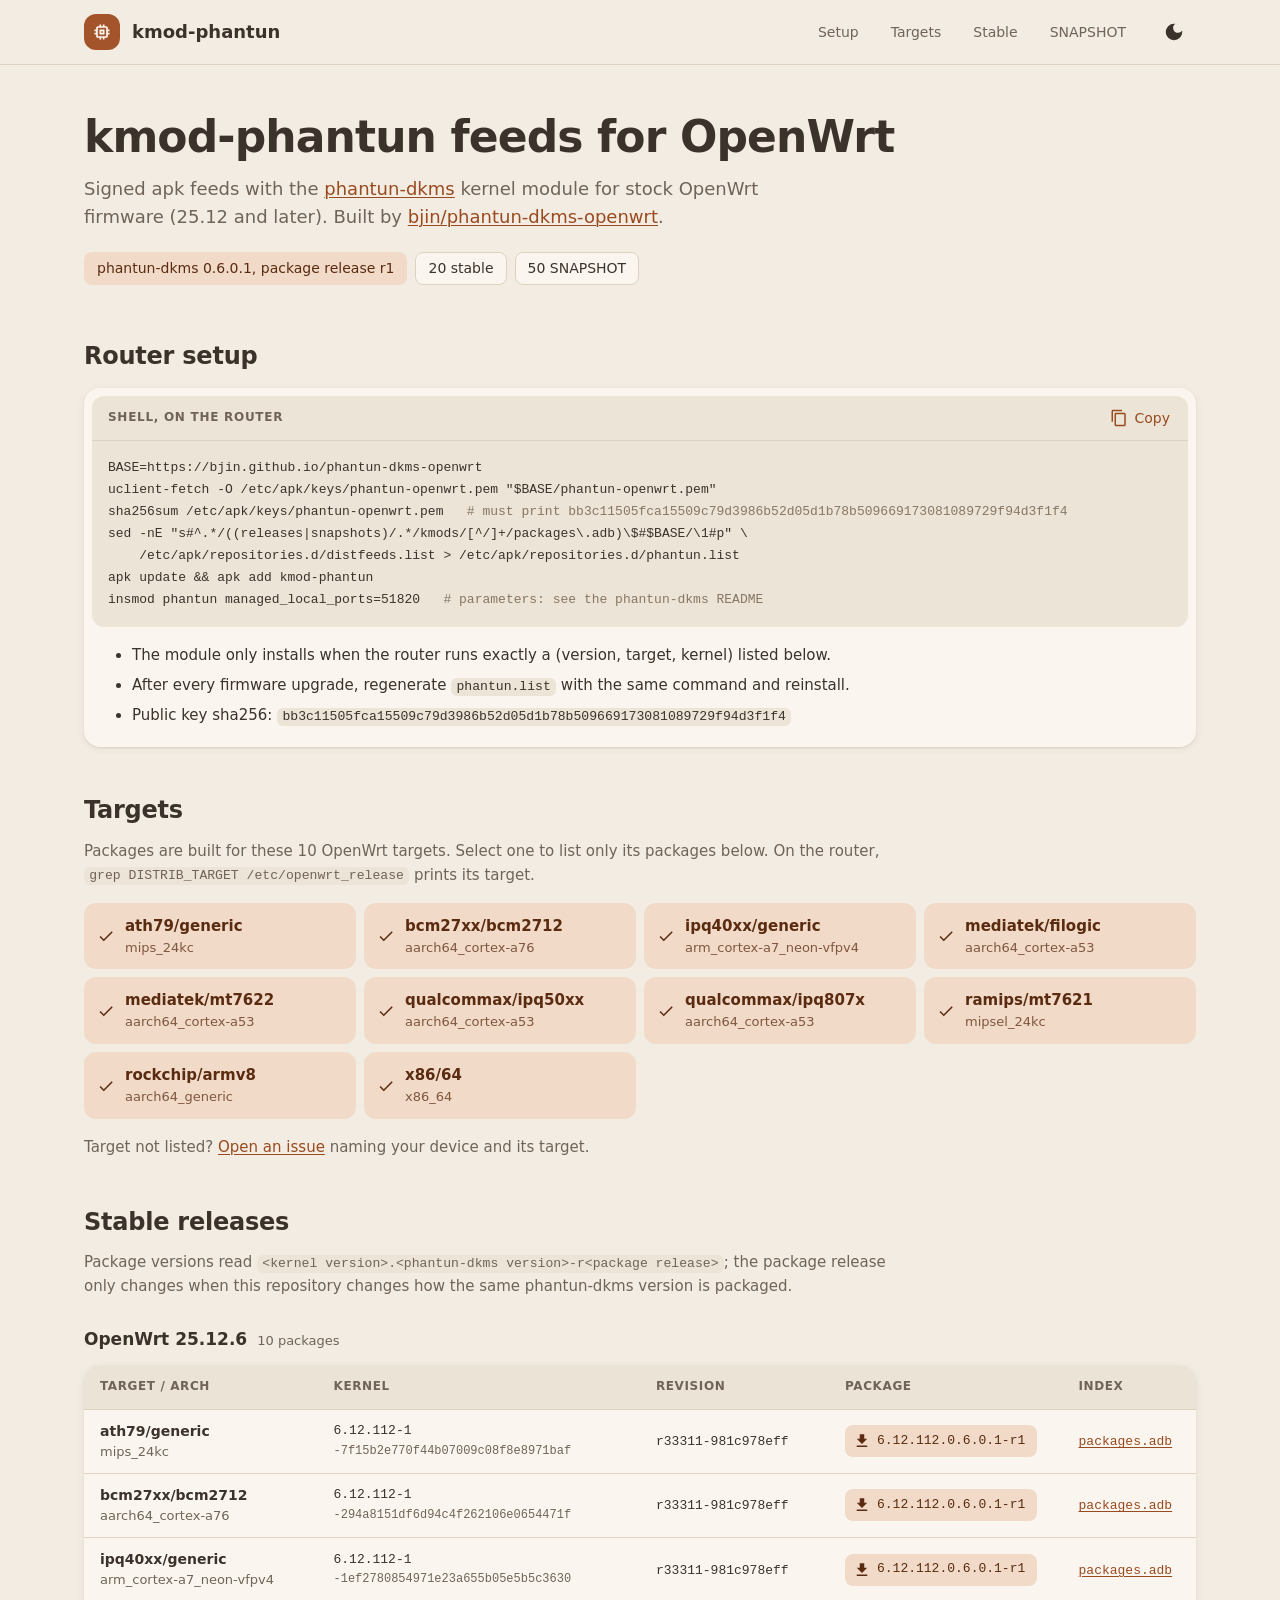
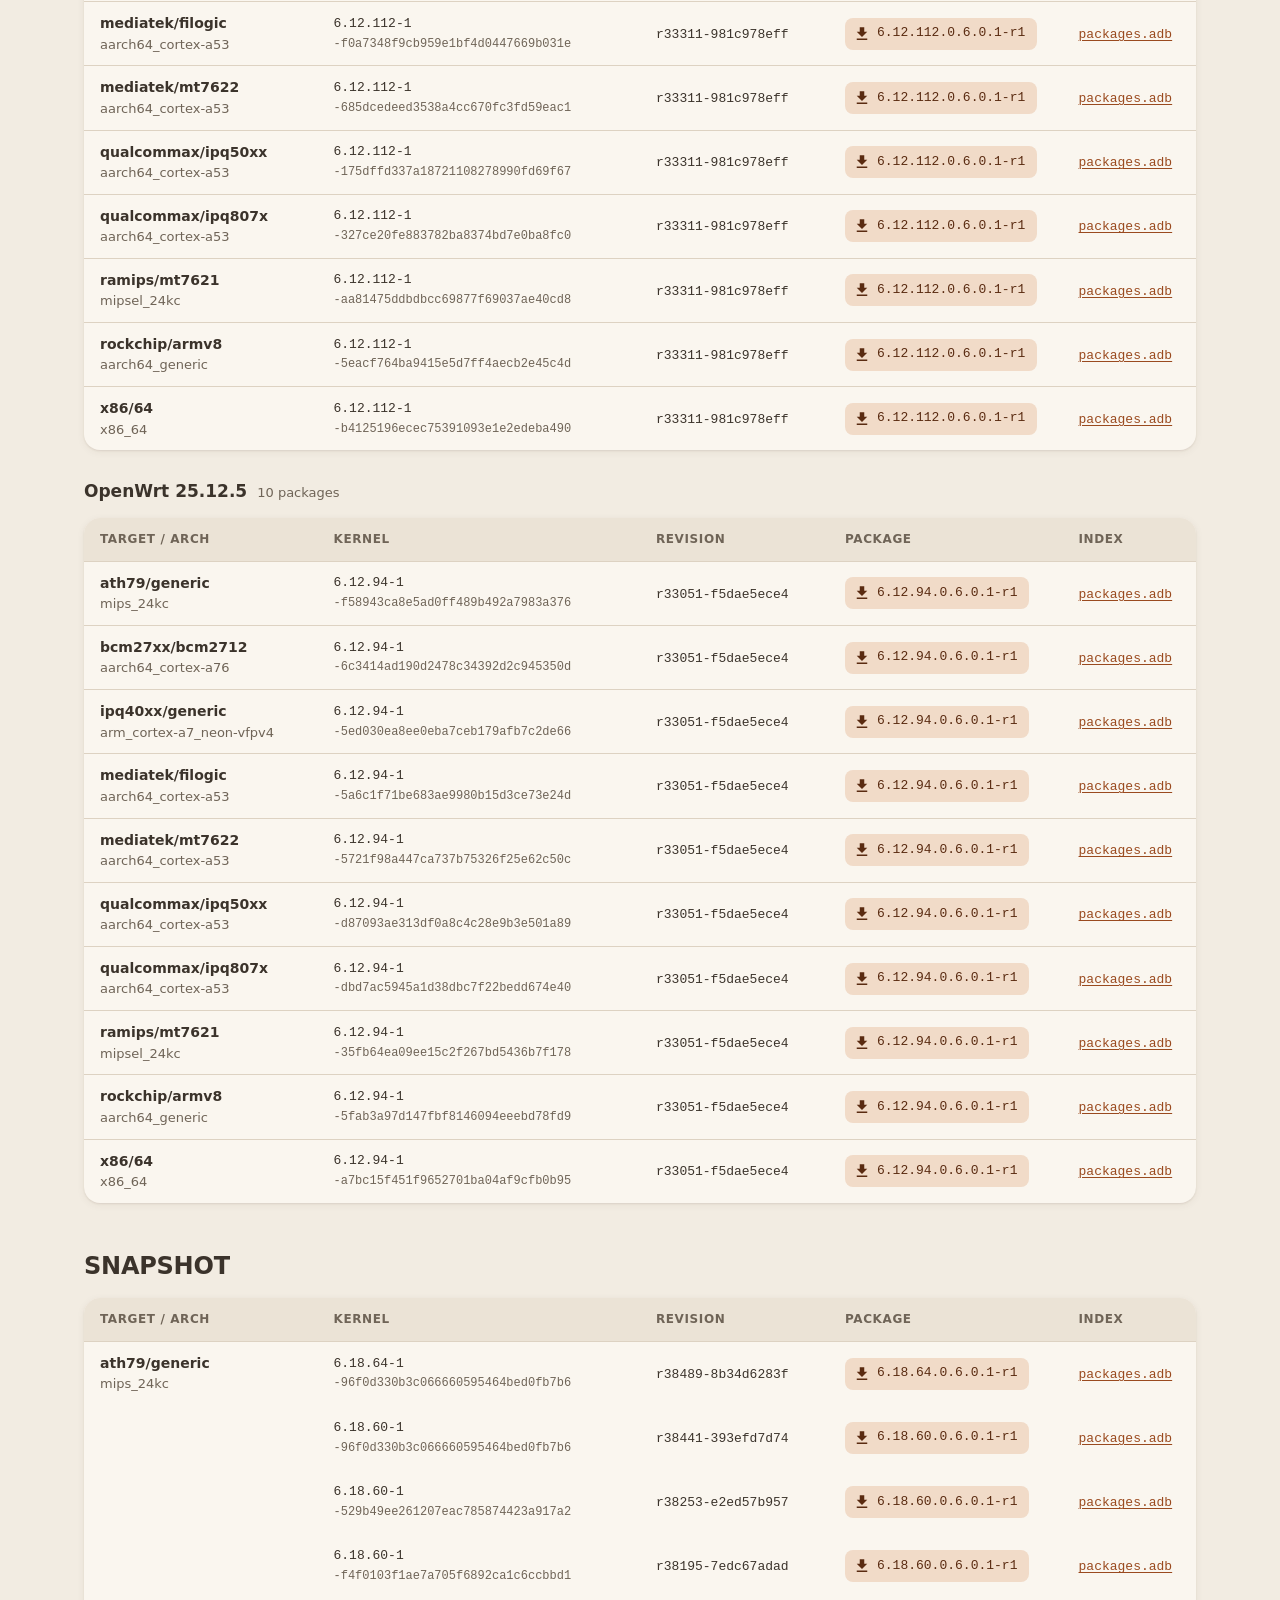
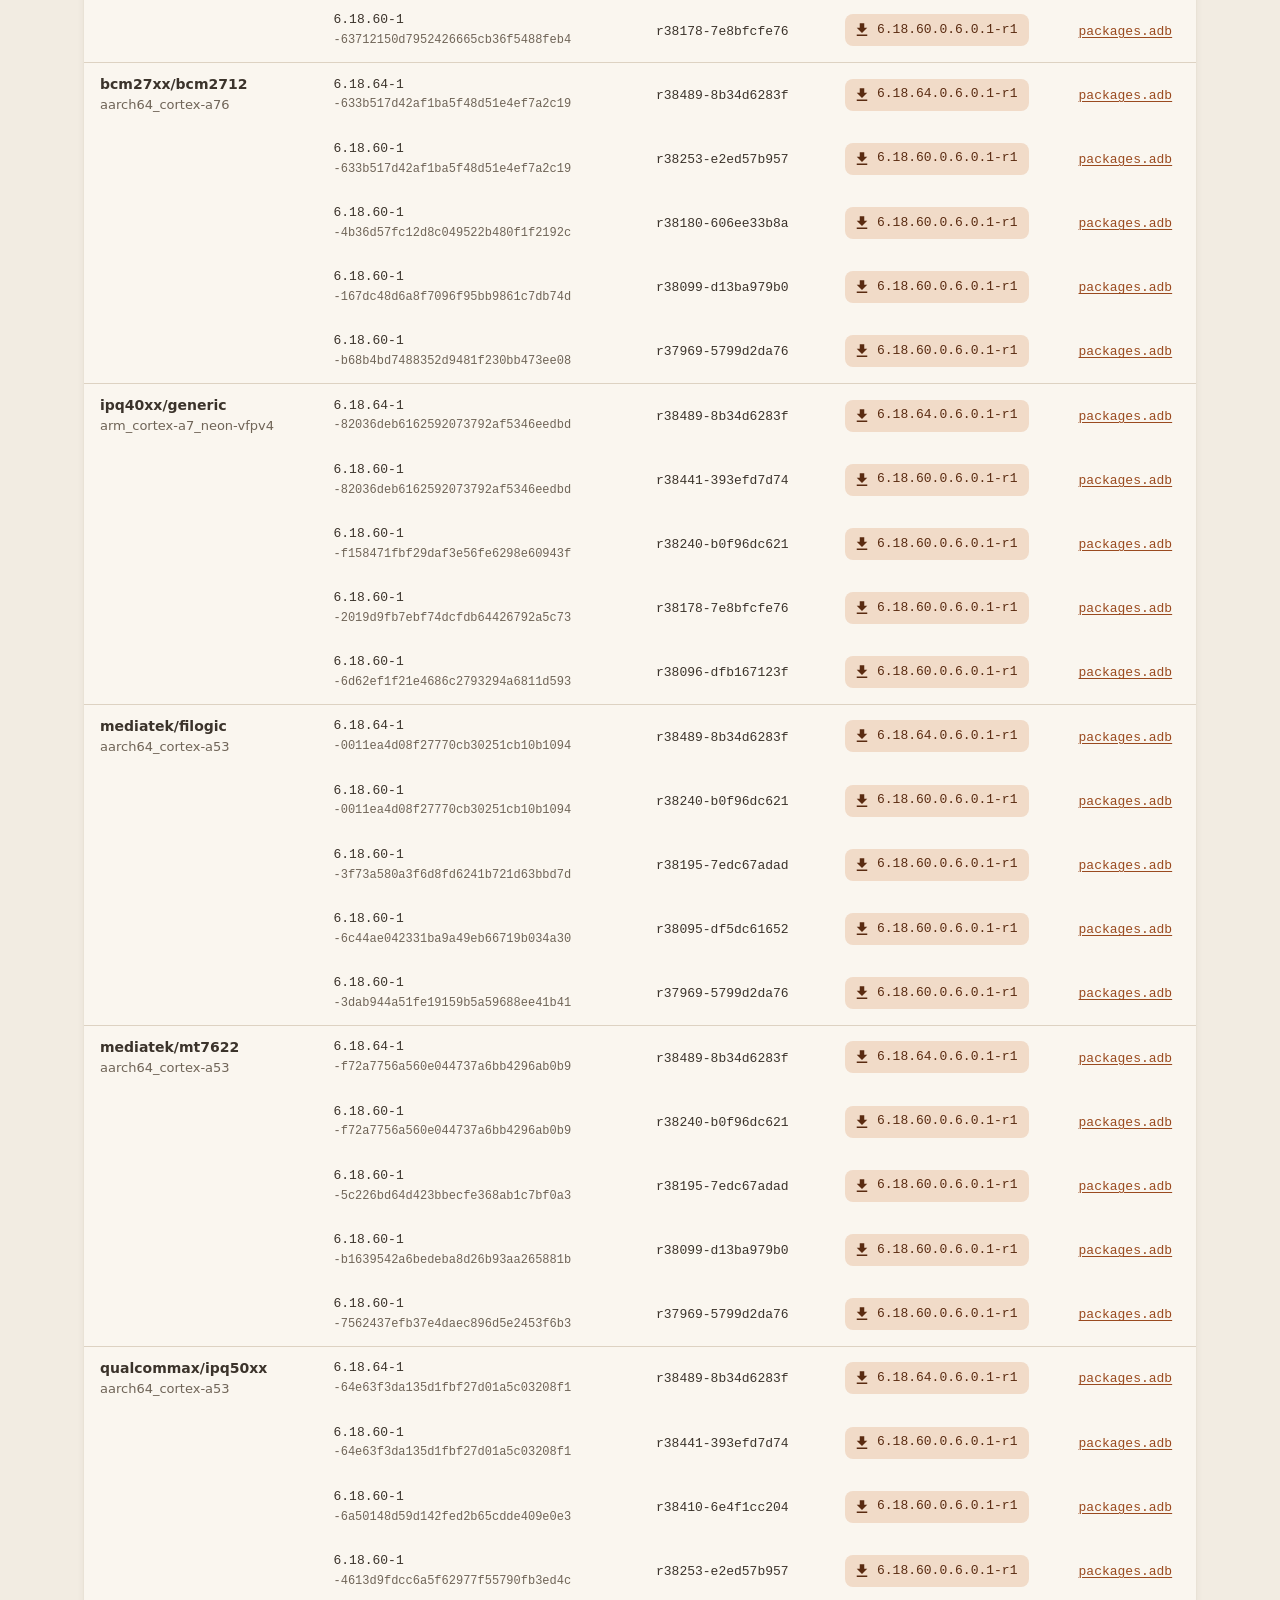
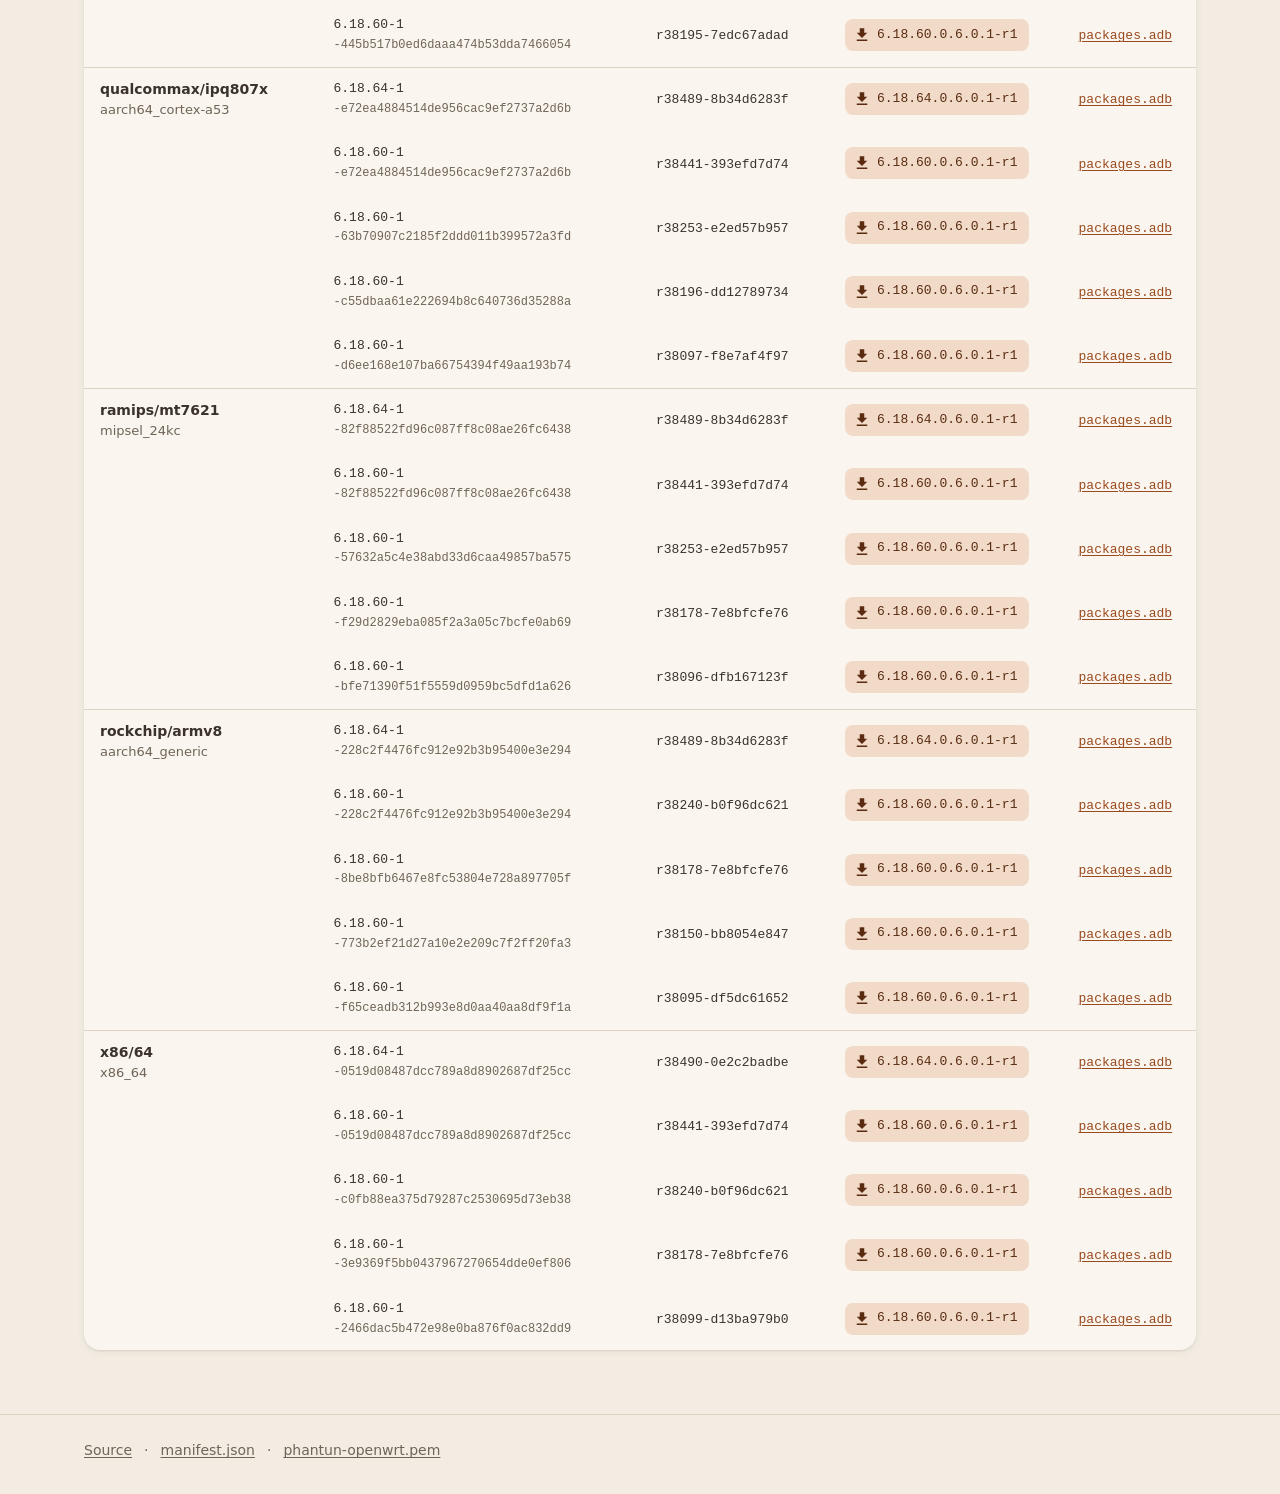
<file: index.html>
<!DOCTYPE html>
<html lang="en">
<head>
<meta charset="utf-8">
<meta name="viewport" content="width=device-width, initial-scale=1">
<meta name="description" content="Signed apk feeds with the phantun-dkms kernel module for stock OpenWrt firmware (25.12 and later).">
<title>kmod-phantun feeds for OpenWrt</title>
<script>
// Feed page script: inlined into the <head> of index.html by scripts/webpage.py, so the theme is
// set before the first paint. Theme: the saved choice, else the browser's preference.
(() => {
  "use strict";

  const KEY = "theme";
  const root = document.documentElement;
  const prefersDark = window.matchMedia("(prefers-color-scheme: dark)");
  let choice = null;
  let toggle = null;

  try {
    const saved = localStorage.getItem(KEY);
    if (saved === "light" || saved === "dark") {
      choice = saved;
    }
  } catch {
    // Storage disabled: follow the browser and keep a choice for this page view only.
  }

  function apply() {
    const theme = choice || (prefersDark.matches ? "dark" : "light");
    root.dataset.theme = theme;
    if (toggle) {
      const label = `Switch to ${theme === "dark" ? "light" : "dark"} theme`;
      toggle.setAttribute("aria-label", label);
      toggle.title = label;
    }
  }

  root.classList.add("js");
  apply();
  prefersDark.addEventListener("change", apply);

  function setupThemeToggle() {
    toggle = document.getElementById("theme-toggle");
    apply();
    toggle.addEventListener("click", () => {
      choice = root.dataset.theme === "dark" ? "light" : "dark";
      try {
        localStorage.setItem(KEY, choice);
      } catch {
        // Not persisted; still applies to this page view.
      }
      apply();
    });
  }

  function setupCopyButtons() {
    for (const button of document.querySelectorAll("[data-copy]")) {
      const code = document.getElementById(button.dataset.copy);
      const label = button.querySelector(".label");
      const icon = button.querySelector("use");
      let timer = 0;
      button.addEventListener("click", async () => {
        let copied = true;
        try {
          await navigator.clipboard.writeText(code.textContent);
        } catch {
          // No clipboard access (e.g. not https): select the text for a manual copy.
          copied = false;
          window.getSelection().selectAllChildren(code);
        }
        label.textContent = copied ? "Copied" : "Selected";
        icon.setAttribute("href", copied ? "#i-check" : "#i-copy");
        clearTimeout(timer);
        timer = setTimeout(() => {
          label.textContent = "Copy";
          icon.setAttribute("href", "#i-copy");
        }, 2000);
      });
    }
  }

  // Targets: either all are selected (every package is listed) or exactly one is (only its rows are
  // listed). Clicking a target selects only it; clicking the selected one, or "Show all", selects all.
  function setupTargetFilter() {
    const picker = document.getElementById("target-picker");
    const tiles = [...picker.querySelectorAll("[data-target]")];
    const bar = document.getElementById("target-filter");
    const showAll = document.getElementById("show-all");
    const sections = [...document.querySelectorAll("[data-filtered]")];
    let selected = null;

    function render() {
      for (const tile of tiles) {
        tile.setAttribute("aria-pressed", String(selected === null || tile.dataset.target === selected));
      }
      bar.hidden = selected === null;
      for (const name of document.querySelectorAll(".filter-name")) {
        name.textContent = selected || "";
      }
      for (const section of sections) {
        const groups = [...section.querySelectorAll(".pkg-group")];
        let shown = 0;
        for (const group of groups) {
          let rows = 0;
          for (const row of group.querySelectorAll("tbody tr")) {
            row.hidden = selected !== null && row.dataset.target !== selected;
            rows += row.hidden ? 0 : 1;
          }
          group.hidden = rows === 0;
          const count = group.querySelector(".count");
          if (count) {
            count.hidden = selected !== null;
          }
          shown += rows;
        }
        section.querySelector(".filter-tag").hidden = selected === null;
        // A section without any package says "None." already.
        section.querySelector(".filter-empty").hidden = shown > 0 || groups.length === 0;
      }
    }

    for (const tile of tiles) {
      tile.addEventListener("click", () => {
        selected = selected === tile.dataset.target ? null : tile.dataset.target;
        render();
      });
    }
    showAll.addEventListener("click", () => {
      const tile = tiles.find((t) => t.dataset.target === selected);
      selected = null;
      render();
      tile.focus(); // the button just hid itself
    });
  }

  document.addEventListener("DOMContentLoaded", () => {
    setupThemeToggle();
    setupCopyButtons();
    setupTargetFilter();
  });
})();
</script>
<style>
/* Feed page styles: inlined into index.html by scripts/webpage.py. System fonts only. */

:root {
  color-scheme: light;
  --bg: #f2ece2;
  --surface: #faf6ef;
  --surface-high: #ebe3d6;
  --code-bg: #ece4d7;
  --fg: #3b332b;
  --muted: #6f6457;
  --border: #ddd2c2;
  --accent: #a3542a;
  --on-accent: #fff8f2;
  --accent-soft: #f1dbc8;
  --on-accent-soft: #5a2b11;
  --link: #9a4a1f;
  --comment: #877763;
  --state: rgba(96, 62, 30, 0.07);
  --shadow: 0 1px 2px rgba(74, 52, 30, 0.10), 0 2px 8px rgba(74, 52, 30, 0.06);
  --sans: system-ui, -apple-system, "Segoe UI", Roboto, sans-serif;
  --mono: ui-monospace, SFMono-Regular, Menlo, Consolas, "Liberation Mono", monospace;
  --max: 1160px;
}

:root[data-theme="dark"] {
  color-scheme: dark;
  --bg: #2a2521;
  --surface: #332d28;
  --surface-high: #3c3530;
  --code-bg: #25211d;
  --fg: #e9e0d4;
  --muted: #b3a695;
  --border: #4a423a;
  --accent: #eda67a;
  --on-accent: #3d1d08;
  --accent-soft: #563927;
  --on-accent-soft: #ffdcc6;
  --link: #f0b089;
  --comment: #a09280;
  --state: rgba(255, 230, 205, 0.07);
  --shadow: 0 1px 2px rgba(0, 0, 0, 0.28), 0 2px 8px rgba(0, 0, 0, 0.16);
}

*, *::before, *::after {
  box-sizing: border-box;
}

html {
  -webkit-text-size-adjust: 100%;
  text-size-adjust: 100%;
  scroll-padding-top: 80px;
}

body {
  margin: 0;
  background: var(--bg);
  color: var(--fg);
  font: 400 16px/1.6 var(--sans);
  -webkit-font-smoothing: antialiased;
  transition: background-color 0.2s, color 0.2s;
}

a {
  color: var(--link);
  text-decoration-thickness: 1px;
  text-underline-offset: 2px;
}

a:hover {
  text-decoration-thickness: 2px;
}

:focus-visible {
  outline: 2px solid var(--accent);
  outline-offset: 2px;
}

code, pre {
  font-family: var(--mono);
}

code {
  font-size: 0.875em;
  background: var(--code-bg);
  padding: 0.1em 0.4em;
  border-radius: 6px;
}

.sprite {
  display: none;
}

.icon {
  width: 20px;
  height: 20px;
  flex: none;
  fill: currentColor;
}

html:not(.js) .js-only {
  display: none !important;
}

[hidden] {
  display: none !important;
}

.wrap {
  max-width: var(--max);
  margin: 0 auto;
  padding: 0 24px;
}

/* Top app bar */

.top-bar {
  position: sticky;
  top: 0;
  z-index: 10;
  background: var(--bg);
  box-shadow: 0 1px 0 var(--border);
  transition: background-color 0.2s;
}

.top-bar-inner {
  display: flex;
  align-items: center;
  gap: 16px;
  height: 64px;
}

.brand {
  display: flex;
  align-items: center;
  gap: 12px;
  color: var(--fg);
  font-size: 1.125rem;
  font-weight: 600;
  text-decoration: none;
}

.brand-mark {
  display: grid;
  place-items: center;
  width: 36px;
  height: 36px;
  border-radius: 12px;
  background: var(--accent);
  color: var(--on-accent);
}

.actions {
  display: flex;
  align-items: center;
  gap: 4px;
  margin-left: auto;
}

.nav {
  display: flex;
  gap: 4px;
  margin-right: 8px;
}

.nav a {
  padding: 8px 14px;
  border-radius: 20px;
  color: var(--muted);
  font-size: 0.875rem;
  font-weight: 500;
  text-decoration: none;
}

.nav a:hover {
  background: var(--state);
  color: var(--fg);
}

.icon-btn {
  display: grid;
  place-items: center;
  width: 44px;
  height: 44px;
  padding: 0;
  border: 0;
  border-radius: 50%;
  background: transparent;
  color: var(--fg);
  cursor: pointer;
}

.icon-btn:hover {
  background: var(--state);
}

.icon-btn .icon {
  width: 22px;
  height: 22px;
}

.icon-sun,
[data-theme="dark"] .icon-moon {
  display: none;
}

[data-theme="dark"] .icon-sun {
  display: block;
}

/* Hero */

.hero {
  padding: 48px 0 8px;
}

h1 {
  margin: 0 0 12px;
  font-size: clamp(1.875rem, 1.3rem + 2.4vw, 2.75rem);
  font-weight: 650;
  line-height: 1.15;
  letter-spacing: -0.02em;
}

.lead {
  max-width: 46rem;
  margin: 0 0 20px;
  color: var(--muted);
  font-size: 1.125rem;
}

.chips {
  display: flex;
  flex-wrap: wrap;
  gap: 8px;
  margin: 0;
  padding: 0;
  list-style: none;
}

.chip {
  display: inline-flex;
  align-items: center;
  min-height: 32px;
  padding: 4px 12px;
  border: 1px solid var(--border);
  border-radius: 8px;
  background: var(--surface);
  font-size: 0.875rem;
  font-weight: 500;
}

.chip.primary {
  border-color: transparent;
  background: var(--accent-soft);
  color: var(--on-accent-soft);
}

/* Sections */

section + section {
  margin-top: 48px;
}

h2 {
  margin: 0 0 16px;
  font-size: 1.5rem;
  font-weight: 600;
  line-height: 1.3;
  letter-spacing: -0.01em;
}

h3 {
  display: flex;
  align-items: baseline;
  gap: 10px;
  margin: 28px 0 12px;
  font-size: 1.0625rem;
  font-weight: 600;
}

.count {
  color: var(--muted);
  font-size: 0.8125rem;
  font-weight: 500;
}

.section-note {
  max-width: 52rem;
  margin: -4px 0 0;
  color: var(--muted);
  font-size: 0.9375rem;
}

.empty {
  color: var(--muted);
}

.filter-tag {
  margin-left: 8px;
  padding: 3px 10px;
  border-radius: 8px;
  background: var(--accent-soft);
  color: var(--on-accent-soft);
  font-size: 0.8125rem;
  font-weight: 500;
  letter-spacing: 0;
  vertical-align: middle;
}

.card {
  border-radius: 16px;
  background: var(--surface);
  box-shadow: var(--shadow);
}

/* Router setup */

.setup {
  padding: 8px;
}

.code {
  overflow: hidden;
  border-radius: 12px;
  background: var(--code-bg);
}

.code-head {
  display: flex;
  align-items: center;
  justify-content: space-between;
  min-height: 44px;
  padding: 4px 6px 4px 16px;
  border-bottom: 1px solid var(--border);
  color: var(--muted);
  font-size: 0.75rem;
  font-weight: 600;
  letter-spacing: 0.06em;
  text-transform: uppercase;
}

.text-btn {
  display: inline-flex;
  align-items: center;
  gap: 6px;
  min-height: 36px;
  padding: 0 12px;
  border: 0;
  border-radius: 18px;
  background: transparent;
  color: var(--link);
  font: 500 0.875rem/1 var(--sans);
  cursor: pointer;
}

.text-btn:hover {
  background: var(--state);
}

.text-btn .icon {
  width: 18px;
  height: 18px;
}

.code pre {
  margin: 0;
  padding: 16px;
  overflow-x: auto;
  font-size: 0.8125rem;
  line-height: 1.7;
}

.code pre code {
  padding: 0;
  border-radius: 0;
  background: none;
  font-size: inherit;
}

.comment {
  color: var(--comment);
}

.notes {
  margin: 0;
  padding: 16px 20px 12px 40px;
  font-size: 0.9375rem;
}

.notes li + li {
  margin-top: 6px;
}

.hash {
  overflow-wrap: anywhere;
}

.nowrap {
  white-space: nowrap;
}

/* Targets */

.target-grid {
  display: grid;
  grid-template-columns: repeat(auto-fill, minmax(min(100%, 220px), 1fr));
  gap: 8px;
  margin-top: 16px;
}

.target-tile {
  display: grid;
  grid-template-columns: 18px minmax(0, 1fr);
  align-content: center;
  align-items: center;
  column-gap: 10px;
  padding: 10px 14px 10px 12px;
  border: 1px solid var(--border);
  border-radius: 12px;
  background: var(--surface);
  color: var(--fg);
  font: inherit;
  text-align: left;
  cursor: pointer;
  transition: background-color 0.15s, border-color 0.15s;
}

.target-tile:hover {
  background-image: linear-gradient(var(--state), var(--state));
}

.target-tile .icon {
  grid-row: span 2;
  width: 18px;
  height: 18px;
  visibility: hidden;
}

.target-tile[aria-pressed="true"] {
  border-color: transparent;
  background-color: var(--accent-soft);
  color: var(--on-accent-soft);
}

.target-tile[aria-pressed="true"] .icon {
  visibility: visible;
}

.target-name {
  font-size: 0.9375rem;
  font-weight: 600;
}

.target-arch {
  color: var(--muted);
  font-size: 0.8125rem;
}

.target-tile[aria-pressed="true"] .target-arch {
  color: inherit;
  opacity: 0.75;
}

.filter-bar {
  display: flex;
  flex-wrap: wrap;
  align-items: center;
  gap: 8px 16px;
  margin-top: 16px;
}

.tonal-btn {
  min-height: 40px;
  padding: 0 20px;
  border: 0;
  border-radius: 20px;
  background: var(--accent);
  color: var(--on-accent);
  font: 500 0.875rem/1 var(--sans);
  cursor: pointer;
}

.tonal-btn:hover {
  box-shadow: var(--shadow);
}

.request {
  margin: 16px 0 0;
  color: var(--muted);
  font-size: 0.9375rem;
}

/* Package tables */

.table-card {
  overflow-x: auto;
  border-radius: 16px;
  background: var(--surface);
  box-shadow: var(--shadow);
}

table {
  width: 100%;
  border-collapse: collapse;
  font-size: 0.875rem;
}

th {
  padding: 12px 16px;
  border-bottom: 1px solid var(--border);
  background: var(--surface-high);
  color: var(--muted);
  font-size: 0.75rem;
  font-weight: 600;
  letter-spacing: 0.05em;
  text-align: left;
  text-transform: uppercase;
  white-space: nowrap;
}

/* Same column widths in every table, so stacked tables line up. */
th:nth-child(1) {
  width: 21%;
}

th:nth-child(2) {
  width: 29%;
}

th:nth-child(3) {
  width: 17%;
}

th:nth-child(4) {
  width: 21%;
}

td {
  padding: 10px 16px;
  border-top: 1px solid transparent;
  vertical-align: middle;
}

/* A line above every listed row but the first; none within a target's run of rows (SNAPSHOT keeps
   several kernels per target, marked "more"). Rows hidden by the target filter are skipped. */
tbody tr:not([hidden]) ~ tr:not(.more) td {
  border-top-color: var(--border);
}

tbody tr:hover {
  background: var(--state);
}

td.target {
  font-weight: 600;
  white-space: nowrap;
}

.arch {
  display: block;
  color: var(--muted);
  font-size: 0.8125rem;
  font-weight: 400;
}

tr.more td.target,
tr.more .arch {
  color: transparent;
}

.mono {
  font-family: var(--mono);
  font-size: 0.8125rem;
  white-space: nowrap;
}

.kernel {
  font-family: var(--mono);
  font-size: 0.8125rem;
}

.vermagic {
  display: block;
  color: var(--muted);
  font-size: 0.75rem;
  white-space: nowrap;
}

.pkg {
  display: inline-flex;
  align-items: center;
  gap: 6px;
  min-height: 32px;
  padding: 4px 12px 4px 8px;
  border-radius: 8px;
  background: var(--accent-soft);
  color: var(--on-accent-soft);
  font-family: var(--mono);
  font-size: 0.8125rem;
  text-decoration: none;
  white-space: nowrap;
}

.pkg:hover {
  box-shadow: var(--shadow);
}

.pkg .icon {
  width: 18px;
  height: 18px;
}

.idx {
  font-family: var(--mono);
  font-size: 0.8125rem;
  white-space: nowrap;
}

/* Footer */

.footer {
  margin-top: 64px;
  padding: 24px 0 32px;
  border-top: 1px solid var(--border);
  color: var(--muted);
  font-size: 0.875rem;
}

.footer .wrap {
  display: flex;
  flex-wrap: wrap;
  gap: 8px 12px;
}

.footer a {
  color: var(--muted);
}

/* Narrower screens: each package row becomes a card, several per line where they fit. */

@media (max-width: 1080px) {
  .table-card {
    overflow: visible;
    border-radius: 0;
    background: none;
    box-shadow: none;
  }

  table, tr, td {
    display: block;
  }

  thead {
    display: none;
  }

  tbody {
    display: grid;
    grid-template-columns: repeat(auto-fill, minmax(min(100%, 340px), 1fr));
    gap: 12px;
  }

  tbody tr {
    padding: 14px 16px 16px;
    border-radius: 16px;
    background: var(--surface);
    box-shadow: var(--shadow);
  }

  tbody tr:hover {
    background: var(--surface);
  }

  td {
    padding: 4px 0;
    border: 0;
  }

  td::before {
    content: attr(data-label);
    display: block;
    color: var(--muted);
    font-family: var(--sans);
    font-size: 0.6875rem;
    font-weight: 500;
    letter-spacing: 0.06em;
    text-transform: uppercase;
  }

  td.target,
  tr.more td.target {
    display: block;
    padding: 0 0 8px;
    color: inherit;
    font-size: 1rem;
  }

  tr.more .arch {
    color: var(--muted);
  }

  .vermagic {
    white-space: normal;
    overflow-wrap: anywhere;
  }

  td.target::before,
  td.action::before {
    content: none;
  }

  td.action {
    display: inline-flex;
    align-items: center;
    min-height: 40px;
    margin: 10px 16px 0 0;
    padding: 0;
  }
}

@media (max-width: 640px) {
  .wrap {
    padding: 0 16px;
  }

  .nav {
    display: none;
  }

  .hero {
    padding-top: 32px;
  }

  .lead {
    font-size: 1rem;
  }

  section + section {
    margin-top: 40px;
  }

  /* Two tiles per line on phones: no room for the check mark, the fill shows selection. */
  .target-grid {
    grid-template-columns: repeat(auto-fill, minmax(min(100%, 150px), 1fr));
  }

  .target-tile {
    grid-template-columns: minmax(0, 1fr);
    padding: 10px 12px;
  }

  .target-tile .icon {
    display: none;
  }

  .target-name {
    font-size: 0.8125rem;
  }
}
</style>
</head>
<body>
<svg class="sprite" aria-hidden="true">
  <symbol id="i-chip" viewBox="0 0 24 24"><path d="M15 9H9v6h6V9zm-2 4h-2v-2h2v2zm8-2V9h-2V7c0-1.1-.9-2-2-2h-2V3h-2v2h-2V3H9v2H7c-1.1 0-2 .9-2 2v2H3v2h2v2H3v2h2v2c0 1.1.9 2 2 2h2v2h2v-2h2v2h2v-2h2c1.1 0 2-.9 2-2v-2h2v-2h-2v-2h2zm-4 6H7V7h10v10z"/></symbol>
  <symbol id="i-moon" viewBox="0 0 24 24"><path d="M12 3a9 9 0 1 0 9 9c0-.46-.04-.92-.1-1.36a5.389 5.389 0 0 1-4.4 2.26 5.403 5.403 0 0 1-3.14-9.8c-.44-.06-.9-.1-1.36-.1z"/></symbol>
  <symbol id="i-sun" viewBox="0 0 24 24"><path d="M12 7a5 5 0 1 0 0 10 5 5 0 0 0 0-10zM2 13h2a1 1 0 0 0 0-2H2a1 1 0 0 0 0 2zm18 0h2a1 1 0 0 0 0-2h-2a1 1 0 0 0 0 2zM11 2v2a1 1 0 0 0 2 0V2a1 1 0 0 0-2 0zm0 18v2a1 1 0 0 0 2 0v-2a1 1 0 0 0-2 0zM5.99 4.58a1 1 0 0 0-1.41 1.41l1.06 1.06a1 1 0 0 0 1.41-1.41L5.99 4.58zm12.37 12.37a1 1 0 0 0-1.41 1.41l1.06 1.06a1 1 0 0 0 1.41-1.41l-1.06-1.06zm1.06-10.96a1 1 0 0 0-1.41-1.41l-1.06 1.06a1 1 0 0 0 1.41 1.41l1.06-1.06zM7.05 18.36a1 1 0 0 0-1.41-1.41l-1.06 1.06a1 1 0 0 0 1.41 1.41l1.06-1.06z"/></symbol>
  <symbol id="i-copy" viewBox="0 0 24 24"><path d="M16 1H4c-1.1 0-2 .9-2 2v14h2V3h12V1zm3 4H8c-1.1 0-2 .9-2 2v14c0 1.1.9 2 2 2h11c1.1 0 2-.9 2-2V7c0-1.1-.9-2-2-2zm0 16H8V7h11v14z"/></symbol>
  <symbol id="i-check" viewBox="0 0 24 24"><path d="M9 16.17 4.83 12l-1.42 1.41L9 19 21 7l-1.41-1.41z"/></symbol>
  <symbol id="i-download" viewBox="0 0 24 24"><path d="M19 9h-4V3H9v6H5l7 7 7-7zM5 18v2h14v-2H5z"/></symbol>
</svg>

<header class="top-bar">
  <div class="wrap top-bar-inner">
    <a class="brand" href="#top">
      <span class="brand-mark"><svg class="icon"><use href="#i-chip"/></svg></span>
      <span>kmod-phantun</span>
    </a>
    <div class="actions">
      <nav class="nav" aria-label="Sections">
        <a href="#setup">Setup</a>
        <a href="#targets">Targets</a>
        <a href="#releases">Stable</a>
        <a href="#snapshot">SNAPSHOT</a>
      </nav>
      <button id="theme-toggle" class="icon-btn js-only" type="button" aria-label="Switch theme" title="Switch theme">
        <svg class="icon icon-moon"><use href="#i-moon"/></svg>
        <svg class="icon icon-sun"><use href="#i-sun"/></svg>
      </button>
    </div>
  </div>
</header>

<main class="wrap">
  <section class="hero">
    <h1>kmod-phantun feeds for OpenWrt</h1>
    <p class="lead">Signed apk feeds with the <a href="https://github.com/bjin/phantun-dkms">phantun-dkms</a>
    kernel module for stock OpenWrt firmware (25.12 and later). Built by
    <a href="https://github.com/bjin/phantun-dkms-openwrt">bjin/phantun-dkms-openwrt</a>.</p>
    <ul class="chips">
      <li class="chip primary">phantun-dkms 0.6.0.1, package release r1</li>
      <li class="chip">20 stable</li>
      <li class="chip">50 SNAPSHOT</li>
    </ul>
  </section>

  <section id="setup">
    <h2>Router setup</h2>
    <div class="card setup">
      <div class="code">
        <div class="code-head">
          <span>Shell, on the router</span>
          <button class="text-btn js-only" type="button" data-copy="setup-code">
            <svg class="icon"><use href="#i-copy"/></svg><span class="label">Copy</span>
          </button>
        </div>
<pre><code id="setup-code">BASE=https://bjin.github.io/phantun-dkms-openwrt
uclient-fetch -O /etc/apk/keys/phantun-openwrt.pem "$BASE/phantun-openwrt.pem"
sha256sum /etc/apk/keys/phantun-openwrt.pem   <span class="comment"># must print bb3c11505fca15509c79d3986b52d05d1b78b509669173081089729f94d3f1f4</span>
sed -nE "s#^.*/((releases|snapshots)/.*/kmods/[^/]+/packages\.adb)\$#$BASE/\1#p" \
    /etc/apk/repositories.d/distfeeds.list &gt; /etc/apk/repositories.d/phantun.list
apk update &amp;&amp; apk add kmod-phantun
insmod phantun managed_local_ports=51820   <span class="comment"># parameters: see the phantun-dkms README</span></code></pre>
      </div>
      <ul class="notes">
        <li>The module only installs when the router runs exactly a (version, target, kernel) listed
        below.</li>
        <li>After every firmware upgrade, regenerate <code>phantun.list</code> with the same command
        and reinstall.</li>
        <li>Public key sha256: <code class="hash">bb3c11505fca15509c79d3986b52d05d1b78b509669173081089729f94d3f1f4</code></li>
      </ul>
    </div>
  </section>

  <section id="targets">
    <h2>Targets</h2>
    <p class="section-note">Packages are built for these 10 OpenWrt targets.
    <span class="js-only">Select one to list only its packages below.</span> On the router,
    <code class="nowrap">grep DISTRIB_TARGET /etc/openwrt_release</code> prints its target.</p>
    <div id="target-picker" class="target-grid" role="group" aria-label="Show packages for one target">
      <button type="button" class="target-tile" data-target="ath79/generic" aria-pressed="true"><svg class="icon"><use href="#i-check"/></svg><span class="target-name">ath79/<wbr>generic</span><span class="target-arch">mips_24kc</span></button>
      <button type="button" class="target-tile" data-target="bcm27xx/bcm2712" aria-pressed="true"><svg class="icon"><use href="#i-check"/></svg><span class="target-name">bcm27xx/<wbr>bcm2712</span><span class="target-arch">aarch64_cortex-a76</span></button>
      <button type="button" class="target-tile" data-target="ipq40xx/generic" aria-pressed="true"><svg class="icon"><use href="#i-check"/></svg><span class="target-name">ipq40xx/<wbr>generic</span><span class="target-arch">arm_cortex-a7_neon-vfpv4</span></button>
      <button type="button" class="target-tile" data-target="mediatek/filogic" aria-pressed="true"><svg class="icon"><use href="#i-check"/></svg><span class="target-name">mediatek/<wbr>filogic</span><span class="target-arch">aarch64_cortex-a53</span></button>
      <button type="button" class="target-tile" data-target="mediatek/mt7622" aria-pressed="true"><svg class="icon"><use href="#i-check"/></svg><span class="target-name">mediatek/<wbr>mt7622</span><span class="target-arch">aarch64_cortex-a53</span></button>
      <button type="button" class="target-tile" data-target="qualcommax/ipq50xx" aria-pressed="true"><svg class="icon"><use href="#i-check"/></svg><span class="target-name">qualcommax/<wbr>ipq50xx</span><span class="target-arch">aarch64_cortex-a53</span></button>
      <button type="button" class="target-tile" data-target="qualcommax/ipq807x" aria-pressed="true"><svg class="icon"><use href="#i-check"/></svg><span class="target-name">qualcommax/<wbr>ipq807x</span><span class="target-arch">aarch64_cortex-a53</span></button>
      <button type="button" class="target-tile" data-target="ramips/mt7621" aria-pressed="true"><svg class="icon"><use href="#i-check"/></svg><span class="target-name">ramips/<wbr>mt7621</span><span class="target-arch">mipsel_24kc</span></button>
      <button type="button" class="target-tile" data-target="rockchip/armv8" aria-pressed="true"><svg class="icon"><use href="#i-check"/></svg><span class="target-name">rockchip/<wbr>armv8</span><span class="target-arch">aarch64_generic</span></button>
      <button type="button" class="target-tile" data-target="x86/64" aria-pressed="true"><svg class="icon"><use href="#i-check"/></svg><span class="target-name">x86/<wbr>64</span><span class="target-arch">x86_64</span></button>
    </div>
    <div id="target-filter" class="filter-bar" hidden>
      <span>Showing packages for <strong class="filter-name"></strong> only.</span>
      <button id="show-all" class="tonal-btn" type="button">Show all targets</button>
    </div>
    <p class="request">Target not listed?
    <a href="https://github.com/bjin/phantun-dkms-openwrt/issues/new">Open an issue</a> naming your
    device and its target.</p>
  </section>

  <section id="releases" data-filtered>
    <h2>Stable releases <span class="filter-tag" hidden><span class="filter-name"></span> only</span></h2>
    <p class="section-note">Package versions read
    <code>&lt;kernel version&gt;.&lt;phantun-dkms version&gt;-r&lt;package release&gt;</code>; the
    package release only changes when this repository changes how the same phantun-dkms version is
    packaged.</p>
<div class="pkg-group">
<h3>OpenWrt 25.12.6 <span class="count">10 packages</span></h3>
<div class="table-card"><table>
<thead><tr><th>Target / arch</th><th>Kernel</th><th>Revision</th><th>Package</th><th>Index</th></tr></thead>
<tbody>
<tr data-target="ath79/generic"><td class="target">ath79/generic<span class="arch">mips_24kc</span></td><td data-label="Kernel"><div class="kernel">6.12.112-1<span class="vermagic">-7f15b2e770f44b07009c08f8e8971baf</span></div></td><td data-label="Revision"><span class="mono">r33311-981c978eff</span></td><td class="action"><a class="pkg" href="releases/25.12.6/targets/ath79/generic/kmods/6.12.112-1-7f15b2e770f44b07009c08f8e8971baf/kmod-phantun-6.12.112.0.6.0.1-r1.apk" title="kmod-phantun-6.12.112.0.6.0.1-r1.apk"><svg class="icon"><use href="#i-download"/></svg>6.12.112.0.6.0.1-r1</a></td><td class="action"><a class="idx" href="releases/25.12.6/targets/ath79/generic/kmods/6.12.112-1-7f15b2e770f44b07009c08f8e8971baf/packages.adb">packages.adb</a></td></tr>
<tr data-target="bcm27xx/bcm2712"><td class="target">bcm27xx/bcm2712<span class="arch">aarch64_cortex-a76</span></td><td data-label="Kernel"><div class="kernel">6.12.112-1<span class="vermagic">-294a8151df6d94c4f262106e0654471f</span></div></td><td data-label="Revision"><span class="mono">r33311-981c978eff</span></td><td class="action"><a class="pkg" href="releases/25.12.6/targets/bcm27xx/bcm2712/kmods/6.12.112-1-294a8151df6d94c4f262106e0654471f/kmod-phantun-6.12.112.0.6.0.1-r1.apk" title="kmod-phantun-6.12.112.0.6.0.1-r1.apk"><svg class="icon"><use href="#i-download"/></svg>6.12.112.0.6.0.1-r1</a></td><td class="action"><a class="idx" href="releases/25.12.6/targets/bcm27xx/bcm2712/kmods/6.12.112-1-294a8151df6d94c4f262106e0654471f/packages.adb">packages.adb</a></td></tr>
<tr data-target="ipq40xx/generic"><td class="target">ipq40xx/generic<span class="arch">arm_cortex-a7_neon-vfpv4</span></td><td data-label="Kernel"><div class="kernel">6.12.112-1<span class="vermagic">-1ef2780854971e23a655b05e5b5c3630</span></div></td><td data-label="Revision"><span class="mono">r33311-981c978eff</span></td><td class="action"><a class="pkg" href="releases/25.12.6/targets/ipq40xx/generic/kmods/6.12.112-1-1ef2780854971e23a655b05e5b5c3630/kmod-phantun-6.12.112.0.6.0.1-r1.apk" title="kmod-phantun-6.12.112.0.6.0.1-r1.apk"><svg class="icon"><use href="#i-download"/></svg>6.12.112.0.6.0.1-r1</a></td><td class="action"><a class="idx" href="releases/25.12.6/targets/ipq40xx/generic/kmods/6.12.112-1-1ef2780854971e23a655b05e5b5c3630/packages.adb">packages.adb</a></td></tr>
<tr data-target="mediatek/filogic"><td class="target">mediatek/filogic<span class="arch">aarch64_cortex-a53</span></td><td data-label="Kernel"><div class="kernel">6.12.112-1<span class="vermagic">-f0a7348f9cb959e1bf4d0447669b031e</span></div></td><td data-label="Revision"><span class="mono">r33311-981c978eff</span></td><td class="action"><a class="pkg" href="releases/25.12.6/targets/mediatek/filogic/kmods/6.12.112-1-f0a7348f9cb959e1bf4d0447669b031e/kmod-phantun-6.12.112.0.6.0.1-r1.apk" title="kmod-phantun-6.12.112.0.6.0.1-r1.apk"><svg class="icon"><use href="#i-download"/></svg>6.12.112.0.6.0.1-r1</a></td><td class="action"><a class="idx" href="releases/25.12.6/targets/mediatek/filogic/kmods/6.12.112-1-f0a7348f9cb959e1bf4d0447669b031e/packages.adb">packages.adb</a></td></tr>
<tr data-target="mediatek/mt7622"><td class="target">mediatek/mt7622<span class="arch">aarch64_cortex-a53</span></td><td data-label="Kernel"><div class="kernel">6.12.112-1<span class="vermagic">-685dcedeed3538a4cc670fc3fd59eac1</span></div></td><td data-label="Revision"><span class="mono">r33311-981c978eff</span></td><td class="action"><a class="pkg" href="releases/25.12.6/targets/mediatek/mt7622/kmods/6.12.112-1-685dcedeed3538a4cc670fc3fd59eac1/kmod-phantun-6.12.112.0.6.0.1-r1.apk" title="kmod-phantun-6.12.112.0.6.0.1-r1.apk"><svg class="icon"><use href="#i-download"/></svg>6.12.112.0.6.0.1-r1</a></td><td class="action"><a class="idx" href="releases/25.12.6/targets/mediatek/mt7622/kmods/6.12.112-1-685dcedeed3538a4cc670fc3fd59eac1/packages.adb">packages.adb</a></td></tr>
<tr data-target="qualcommax/ipq50xx"><td class="target">qualcommax/ipq50xx<span class="arch">aarch64_cortex-a53</span></td><td data-label="Kernel"><div class="kernel">6.12.112-1<span class="vermagic">-175dffd337a18721108278990fd69f67</span></div></td><td data-label="Revision"><span class="mono">r33311-981c978eff</span></td><td class="action"><a class="pkg" href="releases/25.12.6/targets/qualcommax/ipq50xx/kmods/6.12.112-1-175dffd337a18721108278990fd69f67/kmod-phantun-6.12.112.0.6.0.1-r1.apk" title="kmod-phantun-6.12.112.0.6.0.1-r1.apk"><svg class="icon"><use href="#i-download"/></svg>6.12.112.0.6.0.1-r1</a></td><td class="action"><a class="idx" href="releases/25.12.6/targets/qualcommax/ipq50xx/kmods/6.12.112-1-175dffd337a18721108278990fd69f67/packages.adb">packages.adb</a></td></tr>
<tr data-target="qualcommax/ipq807x"><td class="target">qualcommax/ipq807x<span class="arch">aarch64_cortex-a53</span></td><td data-label="Kernel"><div class="kernel">6.12.112-1<span class="vermagic">-327ce20fe883782ba8374bd7e0ba8fc0</span></div></td><td data-label="Revision"><span class="mono">r33311-981c978eff</span></td><td class="action"><a class="pkg" href="releases/25.12.6/targets/qualcommax/ipq807x/kmods/6.12.112-1-327ce20fe883782ba8374bd7e0ba8fc0/kmod-phantun-6.12.112.0.6.0.1-r1.apk" title="kmod-phantun-6.12.112.0.6.0.1-r1.apk"><svg class="icon"><use href="#i-download"/></svg>6.12.112.0.6.0.1-r1</a></td><td class="action"><a class="idx" href="releases/25.12.6/targets/qualcommax/ipq807x/kmods/6.12.112-1-327ce20fe883782ba8374bd7e0ba8fc0/packages.adb">packages.adb</a></td></tr>
<tr data-target="ramips/mt7621"><td class="target">ramips/mt7621<span class="arch">mipsel_24kc</span></td><td data-label="Kernel"><div class="kernel">6.12.112-1<span class="vermagic">-aa81475ddbdbcc69877f69037ae40cd8</span></div></td><td data-label="Revision"><span class="mono">r33311-981c978eff</span></td><td class="action"><a class="pkg" href="releases/25.12.6/targets/ramips/mt7621/kmods/6.12.112-1-aa81475ddbdbcc69877f69037ae40cd8/kmod-phantun-6.12.112.0.6.0.1-r1.apk" title="kmod-phantun-6.12.112.0.6.0.1-r1.apk"><svg class="icon"><use href="#i-download"/></svg>6.12.112.0.6.0.1-r1</a></td><td class="action"><a class="idx" href="releases/25.12.6/targets/ramips/mt7621/kmods/6.12.112-1-aa81475ddbdbcc69877f69037ae40cd8/packages.adb">packages.adb</a></td></tr>
<tr data-target="rockchip/armv8"><td class="target">rockchip/armv8<span class="arch">aarch64_generic</span></td><td data-label="Kernel"><div class="kernel">6.12.112-1<span class="vermagic">-5eacf764ba9415e5d7ff4aecb2e45c4d</span></div></td><td data-label="Revision"><span class="mono">r33311-981c978eff</span></td><td class="action"><a class="pkg" href="releases/25.12.6/targets/rockchip/armv8/kmods/6.12.112-1-5eacf764ba9415e5d7ff4aecb2e45c4d/kmod-phantun-6.12.112.0.6.0.1-r1.apk" title="kmod-phantun-6.12.112.0.6.0.1-r1.apk"><svg class="icon"><use href="#i-download"/></svg>6.12.112.0.6.0.1-r1</a></td><td class="action"><a class="idx" href="releases/25.12.6/targets/rockchip/armv8/kmods/6.12.112-1-5eacf764ba9415e5d7ff4aecb2e45c4d/packages.adb">packages.adb</a></td></tr>
<tr data-target="x86/64"><td class="target">x86/64<span class="arch">x86_64</span></td><td data-label="Kernel"><div class="kernel">6.12.112-1<span class="vermagic">-b4125196ecec75391093e1e2edeba490</span></div></td><td data-label="Revision"><span class="mono">r33311-981c978eff</span></td><td class="action"><a class="pkg" href="releases/25.12.6/targets/x86/64/kmods/6.12.112-1-b4125196ecec75391093e1e2edeba490/kmod-phantun-6.12.112.0.6.0.1-r1.apk" title="kmod-phantun-6.12.112.0.6.0.1-r1.apk"><svg class="icon"><use href="#i-download"/></svg>6.12.112.0.6.0.1-r1</a></td><td class="action"><a class="idx" href="releases/25.12.6/targets/x86/64/kmods/6.12.112-1-b4125196ecec75391093e1e2edeba490/packages.adb">packages.adb</a></td></tr>
</tbody>
</table></div>
</div>
<div class="pkg-group">
<h3>OpenWrt 25.12.5 <span class="count">10 packages</span></h3>
<div class="table-card"><table>
<thead><tr><th>Target / arch</th><th>Kernel</th><th>Revision</th><th>Package</th><th>Index</th></tr></thead>
<tbody>
<tr data-target="ath79/generic"><td class="target">ath79/generic<span class="arch">mips_24kc</span></td><td data-label="Kernel"><div class="kernel">6.12.94-1<span class="vermagic">-f58943ca8e5ad0ff489b492a7983a376</span></div></td><td data-label="Revision"><span class="mono">r33051-f5dae5ece4</span></td><td class="action"><a class="pkg" href="releases/25.12.5/targets/ath79/generic/kmods/6.12.94-1-f58943ca8e5ad0ff489b492a7983a376/kmod-phantun-6.12.94.0.6.0.1-r1.apk" title="kmod-phantun-6.12.94.0.6.0.1-r1.apk"><svg class="icon"><use href="#i-download"/></svg>6.12.94.0.6.0.1-r1</a></td><td class="action"><a class="idx" href="releases/25.12.5/targets/ath79/generic/kmods/6.12.94-1-f58943ca8e5ad0ff489b492a7983a376/packages.adb">packages.adb</a></td></tr>
<tr data-target="bcm27xx/bcm2712"><td class="target">bcm27xx/bcm2712<span class="arch">aarch64_cortex-a76</span></td><td data-label="Kernel"><div class="kernel">6.12.94-1<span class="vermagic">-6c3414ad190d2478c34392d2c945350d</span></div></td><td data-label="Revision"><span class="mono">r33051-f5dae5ece4</span></td><td class="action"><a class="pkg" href="releases/25.12.5/targets/bcm27xx/bcm2712/kmods/6.12.94-1-6c3414ad190d2478c34392d2c945350d/kmod-phantun-6.12.94.0.6.0.1-r1.apk" title="kmod-phantun-6.12.94.0.6.0.1-r1.apk"><svg class="icon"><use href="#i-download"/></svg>6.12.94.0.6.0.1-r1</a></td><td class="action"><a class="idx" href="releases/25.12.5/targets/bcm27xx/bcm2712/kmods/6.12.94-1-6c3414ad190d2478c34392d2c945350d/packages.adb">packages.adb</a></td></tr>
<tr data-target="ipq40xx/generic"><td class="target">ipq40xx/generic<span class="arch">arm_cortex-a7_neon-vfpv4</span></td><td data-label="Kernel"><div class="kernel">6.12.94-1<span class="vermagic">-5ed030ea8ee0eba7ceb179afb7c2de66</span></div></td><td data-label="Revision"><span class="mono">r33051-f5dae5ece4</span></td><td class="action"><a class="pkg" href="releases/25.12.5/targets/ipq40xx/generic/kmods/6.12.94-1-5ed030ea8ee0eba7ceb179afb7c2de66/kmod-phantun-6.12.94.0.6.0.1-r1.apk" title="kmod-phantun-6.12.94.0.6.0.1-r1.apk"><svg class="icon"><use href="#i-download"/></svg>6.12.94.0.6.0.1-r1</a></td><td class="action"><a class="idx" href="releases/25.12.5/targets/ipq40xx/generic/kmods/6.12.94-1-5ed030ea8ee0eba7ceb179afb7c2de66/packages.adb">packages.adb</a></td></tr>
<tr data-target="mediatek/filogic"><td class="target">mediatek/filogic<span class="arch">aarch64_cortex-a53</span></td><td data-label="Kernel"><div class="kernel">6.12.94-1<span class="vermagic">-5a6c1f71be683ae9980b15d3ce73e24d</span></div></td><td data-label="Revision"><span class="mono">r33051-f5dae5ece4</span></td><td class="action"><a class="pkg" href="releases/25.12.5/targets/mediatek/filogic/kmods/6.12.94-1-5a6c1f71be683ae9980b15d3ce73e24d/kmod-phantun-6.12.94.0.6.0.1-r1.apk" title="kmod-phantun-6.12.94.0.6.0.1-r1.apk"><svg class="icon"><use href="#i-download"/></svg>6.12.94.0.6.0.1-r1</a></td><td class="action"><a class="idx" href="releases/25.12.5/targets/mediatek/filogic/kmods/6.12.94-1-5a6c1f71be683ae9980b15d3ce73e24d/packages.adb">packages.adb</a></td></tr>
<tr data-target="mediatek/mt7622"><td class="target">mediatek/mt7622<span class="arch">aarch64_cortex-a53</span></td><td data-label="Kernel"><div class="kernel">6.12.94-1<span class="vermagic">-5721f98a447ca737b75326f25e62c50c</span></div></td><td data-label="Revision"><span class="mono">r33051-f5dae5ece4</span></td><td class="action"><a class="pkg" href="releases/25.12.5/targets/mediatek/mt7622/kmods/6.12.94-1-5721f98a447ca737b75326f25e62c50c/kmod-phantun-6.12.94.0.6.0.1-r1.apk" title="kmod-phantun-6.12.94.0.6.0.1-r1.apk"><svg class="icon"><use href="#i-download"/></svg>6.12.94.0.6.0.1-r1</a></td><td class="action"><a class="idx" href="releases/25.12.5/targets/mediatek/mt7622/kmods/6.12.94-1-5721f98a447ca737b75326f25e62c50c/packages.adb">packages.adb</a></td></tr>
<tr data-target="qualcommax/ipq50xx"><td class="target">qualcommax/ipq50xx<span class="arch">aarch64_cortex-a53</span></td><td data-label="Kernel"><div class="kernel">6.12.94-1<span class="vermagic">-d87093ae313df0a8c4c28e9b3e501a89</span></div></td><td data-label="Revision"><span class="mono">r33051-f5dae5ece4</span></td><td class="action"><a class="pkg" href="releases/25.12.5/targets/qualcommax/ipq50xx/kmods/6.12.94-1-d87093ae313df0a8c4c28e9b3e501a89/kmod-phantun-6.12.94.0.6.0.1-r1.apk" title="kmod-phantun-6.12.94.0.6.0.1-r1.apk"><svg class="icon"><use href="#i-download"/></svg>6.12.94.0.6.0.1-r1</a></td><td class="action"><a class="idx" href="releases/25.12.5/targets/qualcommax/ipq50xx/kmods/6.12.94-1-d87093ae313df0a8c4c28e9b3e501a89/packages.adb">packages.adb</a></td></tr>
<tr data-target="qualcommax/ipq807x"><td class="target">qualcommax/ipq807x<span class="arch">aarch64_cortex-a53</span></td><td data-label="Kernel"><div class="kernel">6.12.94-1<span class="vermagic">-dbd7ac5945a1d38dbc7f22bedd674e40</span></div></td><td data-label="Revision"><span class="mono">r33051-f5dae5ece4</span></td><td class="action"><a class="pkg" href="releases/25.12.5/targets/qualcommax/ipq807x/kmods/6.12.94-1-dbd7ac5945a1d38dbc7f22bedd674e40/kmod-phantun-6.12.94.0.6.0.1-r1.apk" title="kmod-phantun-6.12.94.0.6.0.1-r1.apk"><svg class="icon"><use href="#i-download"/></svg>6.12.94.0.6.0.1-r1</a></td><td class="action"><a class="idx" href="releases/25.12.5/targets/qualcommax/ipq807x/kmods/6.12.94-1-dbd7ac5945a1d38dbc7f22bedd674e40/packages.adb">packages.adb</a></td></tr>
<tr data-target="ramips/mt7621"><td class="target">ramips/mt7621<span class="arch">mipsel_24kc</span></td><td data-label="Kernel"><div class="kernel">6.12.94-1<span class="vermagic">-35fb64ea09ee15c2f267bd5436b7f178</span></div></td><td data-label="Revision"><span class="mono">r33051-f5dae5ece4</span></td><td class="action"><a class="pkg" href="releases/25.12.5/targets/ramips/mt7621/kmods/6.12.94-1-35fb64ea09ee15c2f267bd5436b7f178/kmod-phantun-6.12.94.0.6.0.1-r1.apk" title="kmod-phantun-6.12.94.0.6.0.1-r1.apk"><svg class="icon"><use href="#i-download"/></svg>6.12.94.0.6.0.1-r1</a></td><td class="action"><a class="idx" href="releases/25.12.5/targets/ramips/mt7621/kmods/6.12.94-1-35fb64ea09ee15c2f267bd5436b7f178/packages.adb">packages.adb</a></td></tr>
<tr data-target="rockchip/armv8"><td class="target">rockchip/armv8<span class="arch">aarch64_generic</span></td><td data-label="Kernel"><div class="kernel">6.12.94-1<span class="vermagic">-5fab3a97d147fbf8146094eeebd78fd9</span></div></td><td data-label="Revision"><span class="mono">r33051-f5dae5ece4</span></td><td class="action"><a class="pkg" href="releases/25.12.5/targets/rockchip/armv8/kmods/6.12.94-1-5fab3a97d147fbf8146094eeebd78fd9/kmod-phantun-6.12.94.0.6.0.1-r1.apk" title="kmod-phantun-6.12.94.0.6.0.1-r1.apk"><svg class="icon"><use href="#i-download"/></svg>6.12.94.0.6.0.1-r1</a></td><td class="action"><a class="idx" href="releases/25.12.5/targets/rockchip/armv8/kmods/6.12.94-1-5fab3a97d147fbf8146094eeebd78fd9/packages.adb">packages.adb</a></td></tr>
<tr data-target="x86/64"><td class="target">x86/64<span class="arch">x86_64</span></td><td data-label="Kernel"><div class="kernel">6.12.94-1<span class="vermagic">-a7bc15f451f9652701ba04af9cfb0b95</span></div></td><td data-label="Revision"><span class="mono">r33051-f5dae5ece4</span></td><td class="action"><a class="pkg" href="releases/25.12.5/targets/x86/64/kmods/6.12.94-1-a7bc15f451f9652701ba04af9cfb0b95/kmod-phantun-6.12.94.0.6.0.1-r1.apk" title="kmod-phantun-6.12.94.0.6.0.1-r1.apk"><svg class="icon"><use href="#i-download"/></svg>6.12.94.0.6.0.1-r1</a></td><td class="action"><a class="idx" href="releases/25.12.5/targets/x86/64/kmods/6.12.94-1-a7bc15f451f9652701ba04af9cfb0b95/packages.adb">packages.adb</a></td></tr>
</tbody>
</table></div>
</div>
    <p class="empty filter-empty" hidden>No stable release package for <span class="filter-name"></span> yet.</p>
  </section>

  <section id="snapshot" data-filtered>
    <h2>SNAPSHOT <span class="filter-tag" hidden><span class="filter-name"></span> only</span></h2>
<div class="pkg-group">
<div class="table-card"><table>
<thead><tr><th>Target / arch</th><th>Kernel</th><th>Revision</th><th>Package</th><th>Index</th></tr></thead>
<tbody>
<tr data-target="ath79/generic"><td class="target">ath79/generic<span class="arch">mips_24kc</span></td><td data-label="Kernel"><div class="kernel">6.18.64-1<span class="vermagic">-96f0d330b3c066660595464bed0fb7b6</span></div></td><td data-label="Revision"><span class="mono">r38489-8b34d6283f</span></td><td class="action"><a class="pkg" href="snapshots/targets/ath79/generic/kmods/6.18.64-1-96f0d330b3c066660595464bed0fb7b6/kmod-phantun-6.18.64.0.6.0.1-r1.apk" title="kmod-phantun-6.18.64.0.6.0.1-r1.apk"><svg class="icon"><use href="#i-download"/></svg>6.18.64.0.6.0.1-r1</a></td><td class="action"><a class="idx" href="snapshots/targets/ath79/generic/kmods/6.18.64-1-96f0d330b3c066660595464bed0fb7b6/packages.adb">packages.adb</a></td></tr>
<tr data-target="ath79/generic" class="more"><td class="target">ath79/generic<span class="arch">mips_24kc</span></td><td data-label="Kernel"><div class="kernel">6.18.60-1<span class="vermagic">-96f0d330b3c066660595464bed0fb7b6</span></div></td><td data-label="Revision"><span class="mono">r38441-393efd7d74</span></td><td class="action"><a class="pkg" href="snapshots/targets/ath79/generic/kmods/6.18.60-1-96f0d330b3c066660595464bed0fb7b6/kmod-phantun-6.18.60.0.6.0.1-r1.apk" title="kmod-phantun-6.18.60.0.6.0.1-r1.apk"><svg class="icon"><use href="#i-download"/></svg>6.18.60.0.6.0.1-r1</a></td><td class="action"><a class="idx" href="snapshots/targets/ath79/generic/kmods/6.18.60-1-96f0d330b3c066660595464bed0fb7b6/packages.adb">packages.adb</a></td></tr>
<tr data-target="ath79/generic" class="more"><td class="target">ath79/generic<span class="arch">mips_24kc</span></td><td data-label="Kernel"><div class="kernel">6.18.60-1<span class="vermagic">-529b49ee261207eac785874423a917a2</span></div></td><td data-label="Revision"><span class="mono">r38253-e2ed57b957</span></td><td class="action"><a class="pkg" href="snapshots/targets/ath79/generic/kmods/6.18.60-1-529b49ee261207eac785874423a917a2/kmod-phantun-6.18.60.0.6.0.1-r1.apk" title="kmod-phantun-6.18.60.0.6.0.1-r1.apk"><svg class="icon"><use href="#i-download"/></svg>6.18.60.0.6.0.1-r1</a></td><td class="action"><a class="idx" href="snapshots/targets/ath79/generic/kmods/6.18.60-1-529b49ee261207eac785874423a917a2/packages.adb">packages.adb</a></td></tr>
<tr data-target="ath79/generic" class="more"><td class="target">ath79/generic<span class="arch">mips_24kc</span></td><td data-label="Kernel"><div class="kernel">6.18.60-1<span class="vermagic">-f4f0103f1ae7a705f6892ca1c6ccbbd1</span></div></td><td data-label="Revision"><span class="mono">r38195-7edc67adad</span></td><td class="action"><a class="pkg" href="snapshots/targets/ath79/generic/kmods/6.18.60-1-f4f0103f1ae7a705f6892ca1c6ccbbd1/kmod-phantun-6.18.60.0.6.0.1-r1.apk" title="kmod-phantun-6.18.60.0.6.0.1-r1.apk"><svg class="icon"><use href="#i-download"/></svg>6.18.60.0.6.0.1-r1</a></td><td class="action"><a class="idx" href="snapshots/targets/ath79/generic/kmods/6.18.60-1-f4f0103f1ae7a705f6892ca1c6ccbbd1/packages.adb">packages.adb</a></td></tr>
<tr data-target="ath79/generic" class="more"><td class="target">ath79/generic<span class="arch">mips_24kc</span></td><td data-label="Kernel"><div class="kernel">6.18.60-1<span class="vermagic">-63712150d7952426665cb36f5488feb4</span></div></td><td data-label="Revision"><span class="mono">r38178-7e8bfcfe76</span></td><td class="action"><a class="pkg" href="snapshots/targets/ath79/generic/kmods/6.18.60-1-63712150d7952426665cb36f5488feb4/kmod-phantun-6.18.60.0.6.0.1-r1.apk" title="kmod-phantun-6.18.60.0.6.0.1-r1.apk"><svg class="icon"><use href="#i-download"/></svg>6.18.60.0.6.0.1-r1</a></td><td class="action"><a class="idx" href="snapshots/targets/ath79/generic/kmods/6.18.60-1-63712150d7952426665cb36f5488feb4/packages.adb">packages.adb</a></td></tr>
<tr data-target="bcm27xx/bcm2712"><td class="target">bcm27xx/bcm2712<span class="arch">aarch64_cortex-a76</span></td><td data-label="Kernel"><div class="kernel">6.18.64-1<span class="vermagic">-633b517d42af1ba5f48d51e4ef7a2c19</span></div></td><td data-label="Revision"><span class="mono">r38489-8b34d6283f</span></td><td class="action"><a class="pkg" href="snapshots/targets/bcm27xx/bcm2712/kmods/6.18.64-1-633b517d42af1ba5f48d51e4ef7a2c19/kmod-phantun-6.18.64.0.6.0.1-r1.apk" title="kmod-phantun-6.18.64.0.6.0.1-r1.apk"><svg class="icon"><use href="#i-download"/></svg>6.18.64.0.6.0.1-r1</a></td><td class="action"><a class="idx" href="snapshots/targets/bcm27xx/bcm2712/kmods/6.18.64-1-633b517d42af1ba5f48d51e4ef7a2c19/packages.adb">packages.adb</a></td></tr>
<tr data-target="bcm27xx/bcm2712" class="more"><td class="target">bcm27xx/bcm2712<span class="arch">aarch64_cortex-a76</span></td><td data-label="Kernel"><div class="kernel">6.18.60-1<span class="vermagic">-633b517d42af1ba5f48d51e4ef7a2c19</span></div></td><td data-label="Revision"><span class="mono">r38253-e2ed57b957</span></td><td class="action"><a class="pkg" href="snapshots/targets/bcm27xx/bcm2712/kmods/6.18.60-1-633b517d42af1ba5f48d51e4ef7a2c19/kmod-phantun-6.18.60.0.6.0.1-r1.apk" title="kmod-phantun-6.18.60.0.6.0.1-r1.apk"><svg class="icon"><use href="#i-download"/></svg>6.18.60.0.6.0.1-r1</a></td><td class="action"><a class="idx" href="snapshots/targets/bcm27xx/bcm2712/kmods/6.18.60-1-633b517d42af1ba5f48d51e4ef7a2c19/packages.adb">packages.adb</a></td></tr>
<tr data-target="bcm27xx/bcm2712" class="more"><td class="target">bcm27xx/bcm2712<span class="arch">aarch64_cortex-a76</span></td><td data-label="Kernel"><div class="kernel">6.18.60-1<span class="vermagic">-4b36d57fc12d8c049522b480f1f2192c</span></div></td><td data-label="Revision"><span class="mono">r38180-606ee33b8a</span></td><td class="action"><a class="pkg" href="snapshots/targets/bcm27xx/bcm2712/kmods/6.18.60-1-4b36d57fc12d8c049522b480f1f2192c/kmod-phantun-6.18.60.0.6.0.1-r1.apk" title="kmod-phantun-6.18.60.0.6.0.1-r1.apk"><svg class="icon"><use href="#i-download"/></svg>6.18.60.0.6.0.1-r1</a></td><td class="action"><a class="idx" href="snapshots/targets/bcm27xx/bcm2712/kmods/6.18.60-1-4b36d57fc12d8c049522b480f1f2192c/packages.adb">packages.adb</a></td></tr>
<tr data-target="bcm27xx/bcm2712" class="more"><td class="target">bcm27xx/bcm2712<span class="arch">aarch64_cortex-a76</span></td><td data-label="Kernel"><div class="kernel">6.18.60-1<span class="vermagic">-167dc48d6a8f7096f95bb9861c7db74d</span></div></td><td data-label="Revision"><span class="mono">r38099-d13ba979b0</span></td><td class="action"><a class="pkg" href="snapshots/targets/bcm27xx/bcm2712/kmods/6.18.60-1-167dc48d6a8f7096f95bb9861c7db74d/kmod-phantun-6.18.60.0.6.0.1-r1.apk" title="kmod-phantun-6.18.60.0.6.0.1-r1.apk"><svg class="icon"><use href="#i-download"/></svg>6.18.60.0.6.0.1-r1</a></td><td class="action"><a class="idx" href="snapshots/targets/bcm27xx/bcm2712/kmods/6.18.60-1-167dc48d6a8f7096f95bb9861c7db74d/packages.adb">packages.adb</a></td></tr>
<tr data-target="bcm27xx/bcm2712" class="more"><td class="target">bcm27xx/bcm2712<span class="arch">aarch64_cortex-a76</span></td><td data-label="Kernel"><div class="kernel">6.18.60-1<span class="vermagic">-b68b4bd7488352d9481f230bb473ee08</span></div></td><td data-label="Revision"><span class="mono">r37969-5799d2da76</span></td><td class="action"><a class="pkg" href="snapshots/targets/bcm27xx/bcm2712/kmods/6.18.60-1-b68b4bd7488352d9481f230bb473ee08/kmod-phantun-6.18.60.0.6.0.1-r1.apk" title="kmod-phantun-6.18.60.0.6.0.1-r1.apk"><svg class="icon"><use href="#i-download"/></svg>6.18.60.0.6.0.1-r1</a></td><td class="action"><a class="idx" href="snapshots/targets/bcm27xx/bcm2712/kmods/6.18.60-1-b68b4bd7488352d9481f230bb473ee08/packages.adb">packages.adb</a></td></tr>
<tr data-target="ipq40xx/generic"><td class="target">ipq40xx/generic<span class="arch">arm_cortex-a7_neon-vfpv4</span></td><td data-label="Kernel"><div class="kernel">6.18.64-1<span class="vermagic">-82036deb6162592073792af5346eedbd</span></div></td><td data-label="Revision"><span class="mono">r38489-8b34d6283f</span></td><td class="action"><a class="pkg" href="snapshots/targets/ipq40xx/generic/kmods/6.18.64-1-82036deb6162592073792af5346eedbd/kmod-phantun-6.18.64.0.6.0.1-r1.apk" title="kmod-phantun-6.18.64.0.6.0.1-r1.apk"><svg class="icon"><use href="#i-download"/></svg>6.18.64.0.6.0.1-r1</a></td><td class="action"><a class="idx" href="snapshots/targets/ipq40xx/generic/kmods/6.18.64-1-82036deb6162592073792af5346eedbd/packages.adb">packages.adb</a></td></tr>
<tr data-target="ipq40xx/generic" class="more"><td class="target">ipq40xx/generic<span class="arch">arm_cortex-a7_neon-vfpv4</span></td><td data-label="Kernel"><div class="kernel">6.18.60-1<span class="vermagic">-82036deb6162592073792af5346eedbd</span></div></td><td data-label="Revision"><span class="mono">r38441-393efd7d74</span></td><td class="action"><a class="pkg" href="snapshots/targets/ipq40xx/generic/kmods/6.18.60-1-82036deb6162592073792af5346eedbd/kmod-phantun-6.18.60.0.6.0.1-r1.apk" title="kmod-phantun-6.18.60.0.6.0.1-r1.apk"><svg class="icon"><use href="#i-download"/></svg>6.18.60.0.6.0.1-r1</a></td><td class="action"><a class="idx" href="snapshots/targets/ipq40xx/generic/kmods/6.18.60-1-82036deb6162592073792af5346eedbd/packages.adb">packages.adb</a></td></tr>
<tr data-target="ipq40xx/generic" class="more"><td class="target">ipq40xx/generic<span class="arch">arm_cortex-a7_neon-vfpv4</span></td><td data-label="Kernel"><div class="kernel">6.18.60-1<span class="vermagic">-f158471fbf29daf3e56fe6298e60943f</span></div></td><td data-label="Revision"><span class="mono">r38240-b0f96dc621</span></td><td class="action"><a class="pkg" href="snapshots/targets/ipq40xx/generic/kmods/6.18.60-1-f158471fbf29daf3e56fe6298e60943f/kmod-phantun-6.18.60.0.6.0.1-r1.apk" title="kmod-phantun-6.18.60.0.6.0.1-r1.apk"><svg class="icon"><use href="#i-download"/></svg>6.18.60.0.6.0.1-r1</a></td><td class="action"><a class="idx" href="snapshots/targets/ipq40xx/generic/kmods/6.18.60-1-f158471fbf29daf3e56fe6298e60943f/packages.adb">packages.adb</a></td></tr>
<tr data-target="ipq40xx/generic" class="more"><td class="target">ipq40xx/generic<span class="arch">arm_cortex-a7_neon-vfpv4</span></td><td data-label="Kernel"><div class="kernel">6.18.60-1<span class="vermagic">-2019d9fb7ebf74dcfdb64426792a5c73</span></div></td><td data-label="Revision"><span class="mono">r38178-7e8bfcfe76</span></td><td class="action"><a class="pkg" href="snapshots/targets/ipq40xx/generic/kmods/6.18.60-1-2019d9fb7ebf74dcfdb64426792a5c73/kmod-phantun-6.18.60.0.6.0.1-r1.apk" title="kmod-phantun-6.18.60.0.6.0.1-r1.apk"><svg class="icon"><use href="#i-download"/></svg>6.18.60.0.6.0.1-r1</a></td><td class="action"><a class="idx" href="snapshots/targets/ipq40xx/generic/kmods/6.18.60-1-2019d9fb7ebf74dcfdb64426792a5c73/packages.adb">packages.adb</a></td></tr>
<tr data-target="ipq40xx/generic" class="more"><td class="target">ipq40xx/generic<span class="arch">arm_cortex-a7_neon-vfpv4</span></td><td data-label="Kernel"><div class="kernel">6.18.60-1<span class="vermagic">-6d62ef1f21e4686c2793294a6811d593</span></div></td><td data-label="Revision"><span class="mono">r38096-dfb167123f</span></td><td class="action"><a class="pkg" href="snapshots/targets/ipq40xx/generic/kmods/6.18.60-1-6d62ef1f21e4686c2793294a6811d593/kmod-phantun-6.18.60.0.6.0.1-r1.apk" title="kmod-phantun-6.18.60.0.6.0.1-r1.apk"><svg class="icon"><use href="#i-download"/></svg>6.18.60.0.6.0.1-r1</a></td><td class="action"><a class="idx" href="snapshots/targets/ipq40xx/generic/kmods/6.18.60-1-6d62ef1f21e4686c2793294a6811d593/packages.adb">packages.adb</a></td></tr>
<tr data-target="mediatek/filogic"><td class="target">mediatek/filogic<span class="arch">aarch64_cortex-a53</span></td><td data-label="Kernel"><div class="kernel">6.18.64-1<span class="vermagic">-0011ea4d08f27770cb30251cb10b1094</span></div></td><td data-label="Revision"><span class="mono">r38489-8b34d6283f</span></td><td class="action"><a class="pkg" href="snapshots/targets/mediatek/filogic/kmods/6.18.64-1-0011ea4d08f27770cb30251cb10b1094/kmod-phantun-6.18.64.0.6.0.1-r1.apk" title="kmod-phantun-6.18.64.0.6.0.1-r1.apk"><svg class="icon"><use href="#i-download"/></svg>6.18.64.0.6.0.1-r1</a></td><td class="action"><a class="idx" href="snapshots/targets/mediatek/filogic/kmods/6.18.64-1-0011ea4d08f27770cb30251cb10b1094/packages.adb">packages.adb</a></td></tr>
<tr data-target="mediatek/filogic" class="more"><td class="target">mediatek/filogic<span class="arch">aarch64_cortex-a53</span></td><td data-label="Kernel"><div class="kernel">6.18.60-1<span class="vermagic">-0011ea4d08f27770cb30251cb10b1094</span></div></td><td data-label="Revision"><span class="mono">r38240-b0f96dc621</span></td><td class="action"><a class="pkg" href="snapshots/targets/mediatek/filogic/kmods/6.18.60-1-0011ea4d08f27770cb30251cb10b1094/kmod-phantun-6.18.60.0.6.0.1-r1.apk" title="kmod-phantun-6.18.60.0.6.0.1-r1.apk"><svg class="icon"><use href="#i-download"/></svg>6.18.60.0.6.0.1-r1</a></td><td class="action"><a class="idx" href="snapshots/targets/mediatek/filogic/kmods/6.18.60-1-0011ea4d08f27770cb30251cb10b1094/packages.adb">packages.adb</a></td></tr>
<tr data-target="mediatek/filogic" class="more"><td class="target">mediatek/filogic<span class="arch">aarch64_cortex-a53</span></td><td data-label="Kernel"><div class="kernel">6.18.60-1<span class="vermagic">-3f73a580a3f6d8fd6241b721d63bbd7d</span></div></td><td data-label="Revision"><span class="mono">r38195-7edc67adad</span></td><td class="action"><a class="pkg" href="snapshots/targets/mediatek/filogic/kmods/6.18.60-1-3f73a580a3f6d8fd6241b721d63bbd7d/kmod-phantun-6.18.60.0.6.0.1-r1.apk" title="kmod-phantun-6.18.60.0.6.0.1-r1.apk"><svg class="icon"><use href="#i-download"/></svg>6.18.60.0.6.0.1-r1</a></td><td class="action"><a class="idx" href="snapshots/targets/mediatek/filogic/kmods/6.18.60-1-3f73a580a3f6d8fd6241b721d63bbd7d/packages.adb">packages.adb</a></td></tr>
<tr data-target="mediatek/filogic" class="more"><td class="target">mediatek/filogic<span class="arch">aarch64_cortex-a53</span></td><td data-label="Kernel"><div class="kernel">6.18.60-1<span class="vermagic">-6c44ae042331ba9a49eb66719b034a30</span></div></td><td data-label="Revision"><span class="mono">r38095-df5dc61652</span></td><td class="action"><a class="pkg" href="snapshots/targets/mediatek/filogic/kmods/6.18.60-1-6c44ae042331ba9a49eb66719b034a30/kmod-phantun-6.18.60.0.6.0.1-r1.apk" title="kmod-phantun-6.18.60.0.6.0.1-r1.apk"><svg class="icon"><use href="#i-download"/></svg>6.18.60.0.6.0.1-r1</a></td><td class="action"><a class="idx" href="snapshots/targets/mediatek/filogic/kmods/6.18.60-1-6c44ae042331ba9a49eb66719b034a30/packages.adb">packages.adb</a></td></tr>
<tr data-target="mediatek/filogic" class="more"><td class="target">mediatek/filogic<span class="arch">aarch64_cortex-a53</span></td><td data-label="Kernel"><div class="kernel">6.18.60-1<span class="vermagic">-3dab944a51fe19159b5a59688ee41b41</span></div></td><td data-label="Revision"><span class="mono">r37969-5799d2da76</span></td><td class="action"><a class="pkg" href="snapshots/targets/mediatek/filogic/kmods/6.18.60-1-3dab944a51fe19159b5a59688ee41b41/kmod-phantun-6.18.60.0.6.0.1-r1.apk" title="kmod-phantun-6.18.60.0.6.0.1-r1.apk"><svg class="icon"><use href="#i-download"/></svg>6.18.60.0.6.0.1-r1</a></td><td class="action"><a class="idx" href="snapshots/targets/mediatek/filogic/kmods/6.18.60-1-3dab944a51fe19159b5a59688ee41b41/packages.adb">packages.adb</a></td></tr>
<tr data-target="mediatek/mt7622"><td class="target">mediatek/mt7622<span class="arch">aarch64_cortex-a53</span></td><td data-label="Kernel"><div class="kernel">6.18.64-1<span class="vermagic">-f72a7756a560e044737a6bb4296ab0b9</span></div></td><td data-label="Revision"><span class="mono">r38489-8b34d6283f</span></td><td class="action"><a class="pkg" href="snapshots/targets/mediatek/mt7622/kmods/6.18.64-1-f72a7756a560e044737a6bb4296ab0b9/kmod-phantun-6.18.64.0.6.0.1-r1.apk" title="kmod-phantun-6.18.64.0.6.0.1-r1.apk"><svg class="icon"><use href="#i-download"/></svg>6.18.64.0.6.0.1-r1</a></td><td class="action"><a class="idx" href="snapshots/targets/mediatek/mt7622/kmods/6.18.64-1-f72a7756a560e044737a6bb4296ab0b9/packages.adb">packages.adb</a></td></tr>
<tr data-target="mediatek/mt7622" class="more"><td class="target">mediatek/mt7622<span class="arch">aarch64_cortex-a53</span></td><td data-label="Kernel"><div class="kernel">6.18.60-1<span class="vermagic">-f72a7756a560e044737a6bb4296ab0b9</span></div></td><td data-label="Revision"><span class="mono">r38240-b0f96dc621</span></td><td class="action"><a class="pkg" href="snapshots/targets/mediatek/mt7622/kmods/6.18.60-1-f72a7756a560e044737a6bb4296ab0b9/kmod-phantun-6.18.60.0.6.0.1-r1.apk" title="kmod-phantun-6.18.60.0.6.0.1-r1.apk"><svg class="icon"><use href="#i-download"/></svg>6.18.60.0.6.0.1-r1</a></td><td class="action"><a class="idx" href="snapshots/targets/mediatek/mt7622/kmods/6.18.60-1-f72a7756a560e044737a6bb4296ab0b9/packages.adb">packages.adb</a></td></tr>
<tr data-target="mediatek/mt7622" class="more"><td class="target">mediatek/mt7622<span class="arch">aarch64_cortex-a53</span></td><td data-label="Kernel"><div class="kernel">6.18.60-1<span class="vermagic">-5c226bd64d423bbecfe368ab1c7bf0a3</span></div></td><td data-label="Revision"><span class="mono">r38195-7edc67adad</span></td><td class="action"><a class="pkg" href="snapshots/targets/mediatek/mt7622/kmods/6.18.60-1-5c226bd64d423bbecfe368ab1c7bf0a3/kmod-phantun-6.18.60.0.6.0.1-r1.apk" title="kmod-phantun-6.18.60.0.6.0.1-r1.apk"><svg class="icon"><use href="#i-download"/></svg>6.18.60.0.6.0.1-r1</a></td><td class="action"><a class="idx" href="snapshots/targets/mediatek/mt7622/kmods/6.18.60-1-5c226bd64d423bbecfe368ab1c7bf0a3/packages.adb">packages.adb</a></td></tr>
<tr data-target="mediatek/mt7622" class="more"><td class="target">mediatek/mt7622<span class="arch">aarch64_cortex-a53</span></td><td data-label="Kernel"><div class="kernel">6.18.60-1<span class="vermagic">-b1639542a6bedeba8d26b93aa265881b</span></div></td><td data-label="Revision"><span class="mono">r38099-d13ba979b0</span></td><td class="action"><a class="pkg" href="snapshots/targets/mediatek/mt7622/kmods/6.18.60-1-b1639542a6bedeba8d26b93aa265881b/kmod-phantun-6.18.60.0.6.0.1-r1.apk" title="kmod-phantun-6.18.60.0.6.0.1-r1.apk"><svg class="icon"><use href="#i-download"/></svg>6.18.60.0.6.0.1-r1</a></td><td class="action"><a class="idx" href="snapshots/targets/mediatek/mt7622/kmods/6.18.60-1-b1639542a6bedeba8d26b93aa265881b/packages.adb">packages.adb</a></td></tr>
<tr data-target="mediatek/mt7622" class="more"><td class="target">mediatek/mt7622<span class="arch">aarch64_cortex-a53</span></td><td data-label="Kernel"><div class="kernel">6.18.60-1<span class="vermagic">-7562437efb37e4daec896d5e2453f6b3</span></div></td><td data-label="Revision"><span class="mono">r37969-5799d2da76</span></td><td class="action"><a class="pkg" href="snapshots/targets/mediatek/mt7622/kmods/6.18.60-1-7562437efb37e4daec896d5e2453f6b3/kmod-phantun-6.18.60.0.6.0.1-r1.apk" title="kmod-phantun-6.18.60.0.6.0.1-r1.apk"><svg class="icon"><use href="#i-download"/></svg>6.18.60.0.6.0.1-r1</a></td><td class="action"><a class="idx" href="snapshots/targets/mediatek/mt7622/kmods/6.18.60-1-7562437efb37e4daec896d5e2453f6b3/packages.adb">packages.adb</a></td></tr>
<tr data-target="qualcommax/ipq50xx"><td class="target">qualcommax/ipq50xx<span class="arch">aarch64_cortex-a53</span></td><td data-label="Kernel"><div class="kernel">6.18.64-1<span class="vermagic">-64e63f3da135d1fbf27d01a5c03208f1</span></div></td><td data-label="Revision"><span class="mono">r38489-8b34d6283f</span></td><td class="action"><a class="pkg" href="snapshots/targets/qualcommax/ipq50xx/kmods/6.18.64-1-64e63f3da135d1fbf27d01a5c03208f1/kmod-phantun-6.18.64.0.6.0.1-r1.apk" title="kmod-phantun-6.18.64.0.6.0.1-r1.apk"><svg class="icon"><use href="#i-download"/></svg>6.18.64.0.6.0.1-r1</a></td><td class="action"><a class="idx" href="snapshots/targets/qualcommax/ipq50xx/kmods/6.18.64-1-64e63f3da135d1fbf27d01a5c03208f1/packages.adb">packages.adb</a></td></tr>
<tr data-target="qualcommax/ipq50xx" class="more"><td class="target">qualcommax/ipq50xx<span class="arch">aarch64_cortex-a53</span></td><td data-label="Kernel"><div class="kernel">6.18.60-1<span class="vermagic">-64e63f3da135d1fbf27d01a5c03208f1</span></div></td><td data-label="Revision"><span class="mono">r38441-393efd7d74</span></td><td class="action"><a class="pkg" href="snapshots/targets/qualcommax/ipq50xx/kmods/6.18.60-1-64e63f3da135d1fbf27d01a5c03208f1/kmod-phantun-6.18.60.0.6.0.1-r1.apk" title="kmod-phantun-6.18.60.0.6.0.1-r1.apk"><svg class="icon"><use href="#i-download"/></svg>6.18.60.0.6.0.1-r1</a></td><td class="action"><a class="idx" href="snapshots/targets/qualcommax/ipq50xx/kmods/6.18.60-1-64e63f3da135d1fbf27d01a5c03208f1/packages.adb">packages.adb</a></td></tr>
<tr data-target="qualcommax/ipq50xx" class="more"><td class="target">qualcommax/ipq50xx<span class="arch">aarch64_cortex-a53</span></td><td data-label="Kernel"><div class="kernel">6.18.60-1<span class="vermagic">-6a50148d59d142fed2b65cdde409e0e3</span></div></td><td data-label="Revision"><span class="mono">r38410-6e4f1cc204</span></td><td class="action"><a class="pkg" href="snapshots/targets/qualcommax/ipq50xx/kmods/6.18.60-1-6a50148d59d142fed2b65cdde409e0e3/kmod-phantun-6.18.60.0.6.0.1-r1.apk" title="kmod-phantun-6.18.60.0.6.0.1-r1.apk"><svg class="icon"><use href="#i-download"/></svg>6.18.60.0.6.0.1-r1</a></td><td class="action"><a class="idx" href="snapshots/targets/qualcommax/ipq50xx/kmods/6.18.60-1-6a50148d59d142fed2b65cdde409e0e3/packages.adb">packages.adb</a></td></tr>
<tr data-target="qualcommax/ipq50xx" class="more"><td class="target">qualcommax/ipq50xx<span class="arch">aarch64_cortex-a53</span></td><td data-label="Kernel"><div class="kernel">6.18.60-1<span class="vermagic">-4613d9fdcc6a5f62977f55790fb3ed4c</span></div></td><td data-label="Revision"><span class="mono">r38253-e2ed57b957</span></td><td class="action"><a class="pkg" href="snapshots/targets/qualcommax/ipq50xx/kmods/6.18.60-1-4613d9fdcc6a5f62977f55790fb3ed4c/kmod-phantun-6.18.60.0.6.0.1-r1.apk" title="kmod-phantun-6.18.60.0.6.0.1-r1.apk"><svg class="icon"><use href="#i-download"/></svg>6.18.60.0.6.0.1-r1</a></td><td class="action"><a class="idx" href="snapshots/targets/qualcommax/ipq50xx/kmods/6.18.60-1-4613d9fdcc6a5f62977f55790fb3ed4c/packages.adb">packages.adb</a></td></tr>
<tr data-target="qualcommax/ipq50xx" class="more"><td class="target">qualcommax/ipq50xx<span class="arch">aarch64_cortex-a53</span></td><td data-label="Kernel"><div class="kernel">6.18.60-1<span class="vermagic">-445b517b0ed6daaa474b53dda7466054</span></div></td><td data-label="Revision"><span class="mono">r38195-7edc67adad</span></td><td class="action"><a class="pkg" href="snapshots/targets/qualcommax/ipq50xx/kmods/6.18.60-1-445b517b0ed6daaa474b53dda7466054/kmod-phantun-6.18.60.0.6.0.1-r1.apk" title="kmod-phantun-6.18.60.0.6.0.1-r1.apk"><svg class="icon"><use href="#i-download"/></svg>6.18.60.0.6.0.1-r1</a></td><td class="action"><a class="idx" href="snapshots/targets/qualcommax/ipq50xx/kmods/6.18.60-1-445b517b0ed6daaa474b53dda7466054/packages.adb">packages.adb</a></td></tr>
<tr data-target="qualcommax/ipq807x"><td class="target">qualcommax/ipq807x<span class="arch">aarch64_cortex-a53</span></td><td data-label="Kernel"><div class="kernel">6.18.64-1<span class="vermagic">-e72ea4884514de956cac9ef2737a2d6b</span></div></td><td data-label="Revision"><span class="mono">r38489-8b34d6283f</span></td><td class="action"><a class="pkg" href="snapshots/targets/qualcommax/ipq807x/kmods/6.18.64-1-e72ea4884514de956cac9ef2737a2d6b/kmod-phantun-6.18.64.0.6.0.1-r1.apk" title="kmod-phantun-6.18.64.0.6.0.1-r1.apk"><svg class="icon"><use href="#i-download"/></svg>6.18.64.0.6.0.1-r1</a></td><td class="action"><a class="idx" href="snapshots/targets/qualcommax/ipq807x/kmods/6.18.64-1-e72ea4884514de956cac9ef2737a2d6b/packages.adb">packages.adb</a></td></tr>
<tr data-target="qualcommax/ipq807x" class="more"><td class="target">qualcommax/ipq807x<span class="arch">aarch64_cortex-a53</span></td><td data-label="Kernel"><div class="kernel">6.18.60-1<span class="vermagic">-e72ea4884514de956cac9ef2737a2d6b</span></div></td><td data-label="Revision"><span class="mono">r38441-393efd7d74</span></td><td class="action"><a class="pkg" href="snapshots/targets/qualcommax/ipq807x/kmods/6.18.60-1-e72ea4884514de956cac9ef2737a2d6b/kmod-phantun-6.18.60.0.6.0.1-r1.apk" title="kmod-phantun-6.18.60.0.6.0.1-r1.apk"><svg class="icon"><use href="#i-download"/></svg>6.18.60.0.6.0.1-r1</a></td><td class="action"><a class="idx" href="snapshots/targets/qualcommax/ipq807x/kmods/6.18.60-1-e72ea4884514de956cac9ef2737a2d6b/packages.adb">packages.adb</a></td></tr>
<tr data-target="qualcommax/ipq807x" class="more"><td class="target">qualcommax/ipq807x<span class="arch">aarch64_cortex-a53</span></td><td data-label="Kernel"><div class="kernel">6.18.60-1<span class="vermagic">-63b70907c2185f2ddd011b399572a3fd</span></div></td><td data-label="Revision"><span class="mono">r38253-e2ed57b957</span></td><td class="action"><a class="pkg" href="snapshots/targets/qualcommax/ipq807x/kmods/6.18.60-1-63b70907c2185f2ddd011b399572a3fd/kmod-phantun-6.18.60.0.6.0.1-r1.apk" title="kmod-phantun-6.18.60.0.6.0.1-r1.apk"><svg class="icon"><use href="#i-download"/></svg>6.18.60.0.6.0.1-r1</a></td><td class="action"><a class="idx" href="snapshots/targets/qualcommax/ipq807x/kmods/6.18.60-1-63b70907c2185f2ddd011b399572a3fd/packages.adb">packages.adb</a></td></tr>
<tr data-target="qualcommax/ipq807x" class="more"><td class="target">qualcommax/ipq807x<span class="arch">aarch64_cortex-a53</span></td><td data-label="Kernel"><div class="kernel">6.18.60-1<span class="vermagic">-c55dbaa61e222694b8c640736d35288a</span></div></td><td data-label="Revision"><span class="mono">r38196-dd12789734</span></td><td class="action"><a class="pkg" href="snapshots/targets/qualcommax/ipq807x/kmods/6.18.60-1-c55dbaa61e222694b8c640736d35288a/kmod-phantun-6.18.60.0.6.0.1-r1.apk" title="kmod-phantun-6.18.60.0.6.0.1-r1.apk"><svg class="icon"><use href="#i-download"/></svg>6.18.60.0.6.0.1-r1</a></td><td class="action"><a class="idx" href="snapshots/targets/qualcommax/ipq807x/kmods/6.18.60-1-c55dbaa61e222694b8c640736d35288a/packages.adb">packages.adb</a></td></tr>
<tr data-target="qualcommax/ipq807x" class="more"><td class="target">qualcommax/ipq807x<span class="arch">aarch64_cortex-a53</span></td><td data-label="Kernel"><div class="kernel">6.18.60-1<span class="vermagic">-d6ee168e107ba66754394f49aa193b74</span></div></td><td data-label="Revision"><span class="mono">r38097-f8e7af4f97</span></td><td class="action"><a class="pkg" href="snapshots/targets/qualcommax/ipq807x/kmods/6.18.60-1-d6ee168e107ba66754394f49aa193b74/kmod-phantun-6.18.60.0.6.0.1-r1.apk" title="kmod-phantun-6.18.60.0.6.0.1-r1.apk"><svg class="icon"><use href="#i-download"/></svg>6.18.60.0.6.0.1-r1</a></td><td class="action"><a class="idx" href="snapshots/targets/qualcommax/ipq807x/kmods/6.18.60-1-d6ee168e107ba66754394f49aa193b74/packages.adb">packages.adb</a></td></tr>
<tr data-target="ramips/mt7621"><td class="target">ramips/mt7621<span class="arch">mipsel_24kc</span></td><td data-label="Kernel"><div class="kernel">6.18.64-1<span class="vermagic">-82f88522fd96c087ff8c08ae26fc6438</span></div></td><td data-label="Revision"><span class="mono">r38489-8b34d6283f</span></td><td class="action"><a class="pkg" href="snapshots/targets/ramips/mt7621/kmods/6.18.64-1-82f88522fd96c087ff8c08ae26fc6438/kmod-phantun-6.18.64.0.6.0.1-r1.apk" title="kmod-phantun-6.18.64.0.6.0.1-r1.apk"><svg class="icon"><use href="#i-download"/></svg>6.18.64.0.6.0.1-r1</a></td><td class="action"><a class="idx" href="snapshots/targets/ramips/mt7621/kmods/6.18.64-1-82f88522fd96c087ff8c08ae26fc6438/packages.adb">packages.adb</a></td></tr>
<tr data-target="ramips/mt7621" class="more"><td class="target">ramips/mt7621<span class="arch">mipsel_24kc</span></td><td data-label="Kernel"><div class="kernel">6.18.60-1<span class="vermagic">-82f88522fd96c087ff8c08ae26fc6438</span></div></td><td data-label="Revision"><span class="mono">r38441-393efd7d74</span></td><td class="action"><a class="pkg" href="snapshots/targets/ramips/mt7621/kmods/6.18.60-1-82f88522fd96c087ff8c08ae26fc6438/kmod-phantun-6.18.60.0.6.0.1-r1.apk" title="kmod-phantun-6.18.60.0.6.0.1-r1.apk"><svg class="icon"><use href="#i-download"/></svg>6.18.60.0.6.0.1-r1</a></td><td class="action"><a class="idx" href="snapshots/targets/ramips/mt7621/kmods/6.18.60-1-82f88522fd96c087ff8c08ae26fc6438/packages.adb">packages.adb</a></td></tr>
<tr data-target="ramips/mt7621" class="more"><td class="target">ramips/mt7621<span class="arch">mipsel_24kc</span></td><td data-label="Kernel"><div class="kernel">6.18.60-1<span class="vermagic">-57632a5c4e38abd33d6caa49857ba575</span></div></td><td data-label="Revision"><span class="mono">r38253-e2ed57b957</span></td><td class="action"><a class="pkg" href="snapshots/targets/ramips/mt7621/kmods/6.18.60-1-57632a5c4e38abd33d6caa49857ba575/kmod-phantun-6.18.60.0.6.0.1-r1.apk" title="kmod-phantun-6.18.60.0.6.0.1-r1.apk"><svg class="icon"><use href="#i-download"/></svg>6.18.60.0.6.0.1-r1</a></td><td class="action"><a class="idx" href="snapshots/targets/ramips/mt7621/kmods/6.18.60-1-57632a5c4e38abd33d6caa49857ba575/packages.adb">packages.adb</a></td></tr>
<tr data-target="ramips/mt7621" class="more"><td class="target">ramips/mt7621<span class="arch">mipsel_24kc</span></td><td data-label="Kernel"><div class="kernel">6.18.60-1<span class="vermagic">-f29d2829eba085f2a3a05c7bcfe0ab69</span></div></td><td data-label="Revision"><span class="mono">r38178-7e8bfcfe76</span></td><td class="action"><a class="pkg" href="snapshots/targets/ramips/mt7621/kmods/6.18.60-1-f29d2829eba085f2a3a05c7bcfe0ab69/kmod-phantun-6.18.60.0.6.0.1-r1.apk" title="kmod-phantun-6.18.60.0.6.0.1-r1.apk"><svg class="icon"><use href="#i-download"/></svg>6.18.60.0.6.0.1-r1</a></td><td class="action"><a class="idx" href="snapshots/targets/ramips/mt7621/kmods/6.18.60-1-f29d2829eba085f2a3a05c7bcfe0ab69/packages.adb">packages.adb</a></td></tr>
<tr data-target="ramips/mt7621" class="more"><td class="target">ramips/mt7621<span class="arch">mipsel_24kc</span></td><td data-label="Kernel"><div class="kernel">6.18.60-1<span class="vermagic">-bfe71390f51f5559d0959bc5dfd1a626</span></div></td><td data-label="Revision"><span class="mono">r38096-dfb167123f</span></td><td class="action"><a class="pkg" href="snapshots/targets/ramips/mt7621/kmods/6.18.60-1-bfe71390f51f5559d0959bc5dfd1a626/kmod-phantun-6.18.60.0.6.0.1-r1.apk" title="kmod-phantun-6.18.60.0.6.0.1-r1.apk"><svg class="icon"><use href="#i-download"/></svg>6.18.60.0.6.0.1-r1</a></td><td class="action"><a class="idx" href="snapshots/targets/ramips/mt7621/kmods/6.18.60-1-bfe71390f51f5559d0959bc5dfd1a626/packages.adb">packages.adb</a></td></tr>
<tr data-target="rockchip/armv8"><td class="target">rockchip/armv8<span class="arch">aarch64_generic</span></td><td data-label="Kernel"><div class="kernel">6.18.64-1<span class="vermagic">-228c2f4476fc912e92b3b95400e3e294</span></div></td><td data-label="Revision"><span class="mono">r38489-8b34d6283f</span></td><td class="action"><a class="pkg" href="snapshots/targets/rockchip/armv8/kmods/6.18.64-1-228c2f4476fc912e92b3b95400e3e294/kmod-phantun-6.18.64.0.6.0.1-r1.apk" title="kmod-phantun-6.18.64.0.6.0.1-r1.apk"><svg class="icon"><use href="#i-download"/></svg>6.18.64.0.6.0.1-r1</a></td><td class="action"><a class="idx" href="snapshots/targets/rockchip/armv8/kmods/6.18.64-1-228c2f4476fc912e92b3b95400e3e294/packages.adb">packages.adb</a></td></tr>
<tr data-target="rockchip/armv8" class="more"><td class="target">rockchip/armv8<span class="arch">aarch64_generic</span></td><td data-label="Kernel"><div class="kernel">6.18.60-1<span class="vermagic">-228c2f4476fc912e92b3b95400e3e294</span></div></td><td data-label="Revision"><span class="mono">r38240-b0f96dc621</span></td><td class="action"><a class="pkg" href="snapshots/targets/rockchip/armv8/kmods/6.18.60-1-228c2f4476fc912e92b3b95400e3e294/kmod-phantun-6.18.60.0.6.0.1-r1.apk" title="kmod-phantun-6.18.60.0.6.0.1-r1.apk"><svg class="icon"><use href="#i-download"/></svg>6.18.60.0.6.0.1-r1</a></td><td class="action"><a class="idx" href="snapshots/targets/rockchip/armv8/kmods/6.18.60-1-228c2f4476fc912e92b3b95400e3e294/packages.adb">packages.adb</a></td></tr>
<tr data-target="rockchip/armv8" class="more"><td class="target">rockchip/armv8<span class="arch">aarch64_generic</span></td><td data-label="Kernel"><div class="kernel">6.18.60-1<span class="vermagic">-8be8bfb6467e8fc53804e728a897705f</span></div></td><td data-label="Revision"><span class="mono">r38178-7e8bfcfe76</span></td><td class="action"><a class="pkg" href="snapshots/targets/rockchip/armv8/kmods/6.18.60-1-8be8bfb6467e8fc53804e728a897705f/kmod-phantun-6.18.60.0.6.0.1-r1.apk" title="kmod-phantun-6.18.60.0.6.0.1-r1.apk"><svg class="icon"><use href="#i-download"/></svg>6.18.60.0.6.0.1-r1</a></td><td class="action"><a class="idx" href="snapshots/targets/rockchip/armv8/kmods/6.18.60-1-8be8bfb6467e8fc53804e728a897705f/packages.adb">packages.adb</a></td></tr>
<tr data-target="rockchip/armv8" class="more"><td class="target">rockchip/armv8<span class="arch">aarch64_generic</span></td><td data-label="Kernel"><div class="kernel">6.18.60-1<span class="vermagic">-773b2ef21d27a10e2e209c7f2ff20fa3</span></div></td><td data-label="Revision"><span class="mono">r38150-bb8054e847</span></td><td class="action"><a class="pkg" href="snapshots/targets/rockchip/armv8/kmods/6.18.60-1-773b2ef21d27a10e2e209c7f2ff20fa3/kmod-phantun-6.18.60.0.6.0.1-r1.apk" title="kmod-phantun-6.18.60.0.6.0.1-r1.apk"><svg class="icon"><use href="#i-download"/></svg>6.18.60.0.6.0.1-r1</a></td><td class="action"><a class="idx" href="snapshots/targets/rockchip/armv8/kmods/6.18.60-1-773b2ef21d27a10e2e209c7f2ff20fa3/packages.adb">packages.adb</a></td></tr>
<tr data-target="rockchip/armv8" class="more"><td class="target">rockchip/armv8<span class="arch">aarch64_generic</span></td><td data-label="Kernel"><div class="kernel">6.18.60-1<span class="vermagic">-f65ceadb312b993e8d0aa40aa8df9f1a</span></div></td><td data-label="Revision"><span class="mono">r38095-df5dc61652</span></td><td class="action"><a class="pkg" href="snapshots/targets/rockchip/armv8/kmods/6.18.60-1-f65ceadb312b993e8d0aa40aa8df9f1a/kmod-phantun-6.18.60.0.6.0.1-r1.apk" title="kmod-phantun-6.18.60.0.6.0.1-r1.apk"><svg class="icon"><use href="#i-download"/></svg>6.18.60.0.6.0.1-r1</a></td><td class="action"><a class="idx" href="snapshots/targets/rockchip/armv8/kmods/6.18.60-1-f65ceadb312b993e8d0aa40aa8df9f1a/packages.adb">packages.adb</a></td></tr>
<tr data-target="x86/64"><td class="target">x86/64<span class="arch">x86_64</span></td><td data-label="Kernel"><div class="kernel">6.18.64-1<span class="vermagic">-0519d08487dcc789a8d8902687df25cc</span></div></td><td data-label="Revision"><span class="mono">r38490-0e2c2badbe</span></td><td class="action"><a class="pkg" href="snapshots/targets/x86/64/kmods/6.18.64-1-0519d08487dcc789a8d8902687df25cc/kmod-phantun-6.18.64.0.6.0.1-r1.apk" title="kmod-phantun-6.18.64.0.6.0.1-r1.apk"><svg class="icon"><use href="#i-download"/></svg>6.18.64.0.6.0.1-r1</a></td><td class="action"><a class="idx" href="snapshots/targets/x86/64/kmods/6.18.64-1-0519d08487dcc789a8d8902687df25cc/packages.adb">packages.adb</a></td></tr>
<tr data-target="x86/64" class="more"><td class="target">x86/64<span class="arch">x86_64</span></td><td data-label="Kernel"><div class="kernel">6.18.60-1<span class="vermagic">-0519d08487dcc789a8d8902687df25cc</span></div></td><td data-label="Revision"><span class="mono">r38441-393efd7d74</span></td><td class="action"><a class="pkg" href="snapshots/targets/x86/64/kmods/6.18.60-1-0519d08487dcc789a8d8902687df25cc/kmod-phantun-6.18.60.0.6.0.1-r1.apk" title="kmod-phantun-6.18.60.0.6.0.1-r1.apk"><svg class="icon"><use href="#i-download"/></svg>6.18.60.0.6.0.1-r1</a></td><td class="action"><a class="idx" href="snapshots/targets/x86/64/kmods/6.18.60-1-0519d08487dcc789a8d8902687df25cc/packages.adb">packages.adb</a></td></tr>
<tr data-target="x86/64" class="more"><td class="target">x86/64<span class="arch">x86_64</span></td><td data-label="Kernel"><div class="kernel">6.18.60-1<span class="vermagic">-c0fb88ea375d79287c2530695d73eb38</span></div></td><td data-label="Revision"><span class="mono">r38240-b0f96dc621</span></td><td class="action"><a class="pkg" href="snapshots/targets/x86/64/kmods/6.18.60-1-c0fb88ea375d79287c2530695d73eb38/kmod-phantun-6.18.60.0.6.0.1-r1.apk" title="kmod-phantun-6.18.60.0.6.0.1-r1.apk"><svg class="icon"><use href="#i-download"/></svg>6.18.60.0.6.0.1-r1</a></td><td class="action"><a class="idx" href="snapshots/targets/x86/64/kmods/6.18.60-1-c0fb88ea375d79287c2530695d73eb38/packages.adb">packages.adb</a></td></tr>
<tr data-target="x86/64" class="more"><td class="target">x86/64<span class="arch">x86_64</span></td><td data-label="Kernel"><div class="kernel">6.18.60-1<span class="vermagic">-3e9369f5bb0437967270654dde0ef806</span></div></td><td data-label="Revision"><span class="mono">r38178-7e8bfcfe76</span></td><td class="action"><a class="pkg" href="snapshots/targets/x86/64/kmods/6.18.60-1-3e9369f5bb0437967270654dde0ef806/kmod-phantun-6.18.60.0.6.0.1-r1.apk" title="kmod-phantun-6.18.60.0.6.0.1-r1.apk"><svg class="icon"><use href="#i-download"/></svg>6.18.60.0.6.0.1-r1</a></td><td class="action"><a class="idx" href="snapshots/targets/x86/64/kmods/6.18.60-1-3e9369f5bb0437967270654dde0ef806/packages.adb">packages.adb</a></td></tr>
<tr data-target="x86/64" class="more"><td class="target">x86/64<span class="arch">x86_64</span></td><td data-label="Kernel"><div class="kernel">6.18.60-1<span class="vermagic">-2466dac5b472e98e0ba876f0ac832dd9</span></div></td><td data-label="Revision"><span class="mono">r38099-d13ba979b0</span></td><td class="action"><a class="pkg" href="snapshots/targets/x86/64/kmods/6.18.60-1-2466dac5b472e98e0ba876f0ac832dd9/kmod-phantun-6.18.60.0.6.0.1-r1.apk" title="kmod-phantun-6.18.60.0.6.0.1-r1.apk"><svg class="icon"><use href="#i-download"/></svg>6.18.60.0.6.0.1-r1</a></td><td class="action"><a class="idx" href="snapshots/targets/x86/64/kmods/6.18.60-1-2466dac5b472e98e0ba876f0ac832dd9/packages.adb">packages.adb</a></td></tr>
</tbody>
</table></div>
</div>
    <p class="empty filter-empty" hidden>No SNAPSHOT package for <span class="filter-name"></span> yet.</p>
  </section>
</main>

<footer class="footer">
  <div class="wrap">
    <a href="https://github.com/bjin/phantun-dkms-openwrt">Source</a>
    <span aria-hidden="true">&middot;</span>
    <a href="manifest.json">manifest.json</a>
    <span aria-hidden="true">&middot;</span>
    <a href="phantun-openwrt.pem">phantun-openwrt.pem</a>
  </div>
</footer>
</body>
</html>
</file>
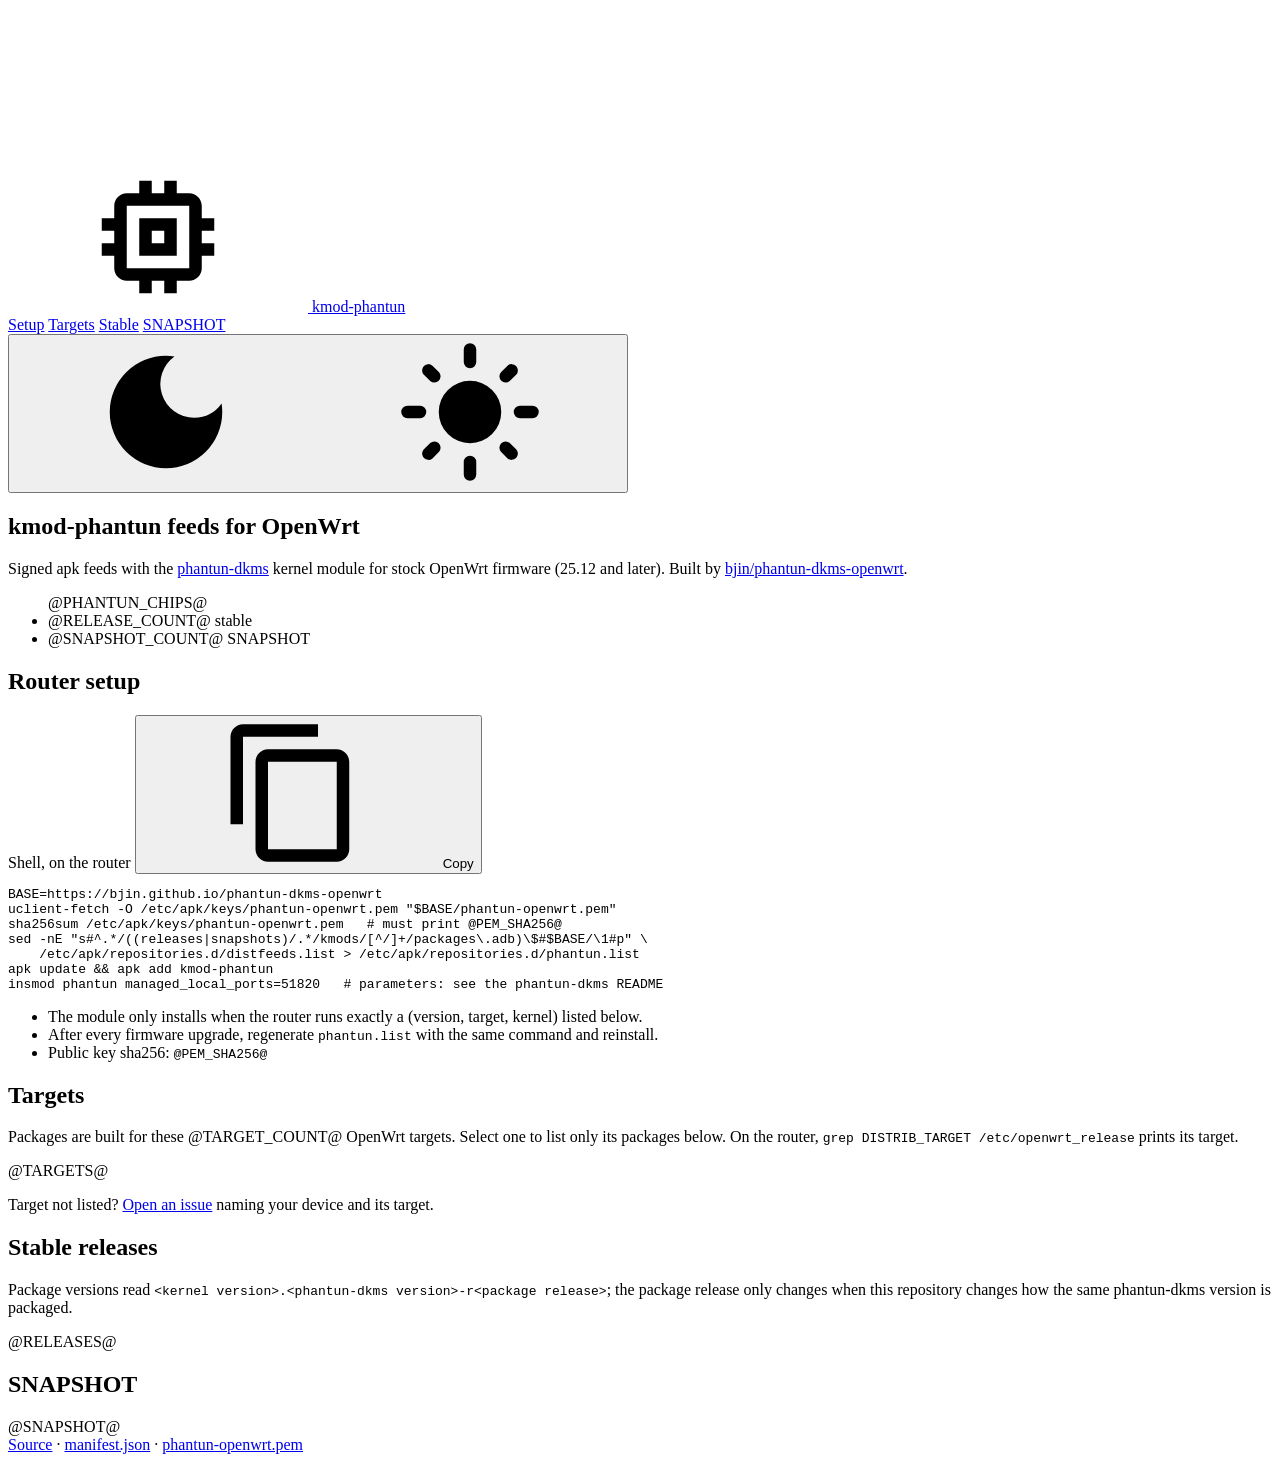
<file: web/index.html>
<!DOCTYPE html>
<html lang="en">
<head>
<meta charset="utf-8">
<meta name="viewport" content="width=device-width, initial-scale=1">
<meta name="description" content="Signed apk feeds with the phantun-dkms kernel module for stock OpenWrt firmware (25.12 and later).">
<title>kmod-phantun feeds for OpenWrt</title>
<script>
@SCRIPT@</script>
<style>
@STYLE@</style>
</head>
<body>
<svg class="sprite" aria-hidden="true">
  <symbol id="i-chip" viewBox="0 0 24 24"><path d="M15 9H9v6h6V9zm-2 4h-2v-2h2v2zm8-2V9h-2V7c0-1.1-.9-2-2-2h-2V3h-2v2h-2V3H9v2H7c-1.1 0-2 .9-2 2v2H3v2h2v2H3v2h2v2c0 1.1.9 2 2 2h2v2h2v-2h2v2h2v-2h2c1.1 0 2-.9 2-2v-2h2v-2h-2v-2h2zm-4 6H7V7h10v10z"/></symbol>
  <symbol id="i-moon" viewBox="0 0 24 24"><path d="M12 3a9 9 0 1 0 9 9c0-.46-.04-.92-.1-1.36a5.389 5.389 0 0 1-4.4 2.26 5.403 5.403 0 0 1-3.14-9.8c-.44-.06-.9-.1-1.36-.1z"/></symbol>
  <symbol id="i-sun" viewBox="0 0 24 24"><path d="M12 7a5 5 0 1 0 0 10 5 5 0 0 0 0-10zM2 13h2a1 1 0 0 0 0-2H2a1 1 0 0 0 0 2zm18 0h2a1 1 0 0 0 0-2h-2a1 1 0 0 0 0 2zM11 2v2a1 1 0 0 0 2 0V2a1 1 0 0 0-2 0zm0 18v2a1 1 0 0 0 2 0v-2a1 1 0 0 0-2 0zM5.99 4.58a1 1 0 0 0-1.41 1.41l1.06 1.06a1 1 0 0 0 1.41-1.41L5.99 4.58zm12.37 12.37a1 1 0 0 0-1.41 1.41l1.06 1.06a1 1 0 0 0 1.41-1.41l-1.06-1.06zm1.06-10.96a1 1 0 0 0-1.41-1.41l-1.06 1.06a1 1 0 0 0 1.41 1.41l1.06-1.06zM7.05 18.36a1 1 0 0 0-1.41-1.41l-1.06 1.06a1 1 0 0 0 1.41 1.41l1.06-1.06z"/></symbol>
  <symbol id="i-copy" viewBox="0 0 24 24"><path d="M16 1H4c-1.1 0-2 .9-2 2v14h2V3h12V1zm3 4H8c-1.1 0-2 .9-2 2v14c0 1.1.9 2 2 2h11c1.1 0 2-.9 2-2V7c0-1.1-.9-2-2-2zm0 16H8V7h11v14z"/></symbol>
  <symbol id="i-check" viewBox="0 0 24 24"><path d="M9 16.17 4.83 12l-1.42 1.41L9 19 21 7l-1.41-1.41z"/></symbol>
  <symbol id="i-download" viewBox="0 0 24 24"><path d="M19 9h-4V3H9v6H5l7 7 7-7zM5 18v2h14v-2H5z"/></symbol>
</svg>

<header class="top-bar">
  <div class="wrap top-bar-inner">
    <a class="brand" href="#top">
      <span class="brand-mark"><svg class="icon"><use href="#i-chip"/></svg></span>
      <span>kmod-phantun</span>
    </a>
    <div class="actions">
      <nav class="nav" aria-label="Sections">
        <a href="#setup">Setup</a>
        <a href="#targets">Targets</a>
        <a href="#releases">Stable</a>
        <a href="#snapshot">SNAPSHOT</a>
      </nav>
      <button id="theme-toggle" class="icon-btn js-only" type="button" aria-label="Switch theme" title="Switch theme">
        <svg class="icon icon-moon"><use href="#i-moon"/></svg>
        <svg class="icon icon-sun"><use href="#i-sun"/></svg>
      </button>
    </div>
  </div>
</header>

<main class="wrap">
  <section class="hero">
    <h1>kmod-phantun feeds for OpenWrt</h1>
    <p class="lead">Signed apk feeds with the <a href="https://github.com/bjin/phantun-dkms">phantun-dkms</a>
    kernel module for stock OpenWrt firmware (25.12 and later). Built by
    <a href="https://github.com/bjin/phantun-dkms-openwrt">bjin/phantun-dkms-openwrt</a>.</p>
    <ul class="chips">
@PHANTUN_CHIPS@
      <li class="chip">@RELEASE_COUNT@ stable</li>
      <li class="chip">@SNAPSHOT_COUNT@ SNAPSHOT</li>
    </ul>
  </section>

  <section id="setup">
    <h2>Router setup</h2>
    <div class="card setup">
      <div class="code">
        <div class="code-head">
          <span>Shell, on the router</span>
          <button class="text-btn js-only" type="button" data-copy="setup-code">
            <svg class="icon"><use href="#i-copy"/></svg><span class="label">Copy</span>
          </button>
        </div>
<pre><code id="setup-code">BASE=https://bjin.github.io/phantun-dkms-openwrt
uclient-fetch -O /etc/apk/keys/phantun-openwrt.pem "$BASE/phantun-openwrt.pem"
sha256sum /etc/apk/keys/phantun-openwrt.pem   <span class="comment"># must print @PEM_SHA256@</span>
sed -nE "s#^.*/((releases|snapshots)/.*/kmods/[^/]+/packages\.adb)\$#$BASE/\1#p" \
    /etc/apk/repositories.d/distfeeds.list &gt; /etc/apk/repositories.d/phantun.list
apk update &amp;&amp; apk add kmod-phantun
insmod phantun managed_local_ports=51820   <span class="comment"># parameters: see the phantun-dkms README</span></code></pre>
      </div>
      <ul class="notes">
        <li>The module only installs when the router runs exactly a (version, target, kernel) listed
        below.</li>
        <li>After every firmware upgrade, regenerate <code>phantun.list</code> with the same command
        and reinstall.</li>
        <li>Public key sha256: <code class="hash">@PEM_SHA256@</code></li>
      </ul>
    </div>
  </section>

  <section id="targets">
    <h2>Targets</h2>
    <p class="section-note">Packages are built for these @TARGET_COUNT@ OpenWrt targets.
    <span class="js-only">Select one to list only its packages below.</span> On the router,
    <code class="nowrap">grep DISTRIB_TARGET /etc/openwrt_release</code> prints its target.</p>
    <div id="target-picker" class="target-grid" role="group" aria-label="Show packages for one target">
@TARGETS@
    </div>
    <div id="target-filter" class="filter-bar" hidden>
      <span>Showing packages for <strong class="filter-name"></strong> only.</span>
      <button id="show-all" class="tonal-btn" type="button">Show all targets</button>
    </div>
    <p class="request">Target not listed?
    <a href="https://github.com/bjin/phantun-dkms-openwrt/issues/new">Open an issue</a> naming your
    device and its target.</p>
  </section>

  <section id="releases" data-filtered>
    <h2>Stable releases <span class="filter-tag" hidden><span class="filter-name"></span> only</span></h2>
    <p class="section-note">Package versions read
    <code>&lt;kernel version&gt;.&lt;phantun-dkms version&gt;-r&lt;package release&gt;</code>; the
    package release only changes when this repository changes how the same phantun-dkms version is
    packaged.</p>
@RELEASES@
    <p class="empty filter-empty" hidden>No stable release package for <span class="filter-name"></span> yet.</p>
  </section>

  <section id="snapshot" data-filtered>
    <h2>SNAPSHOT <span class="filter-tag" hidden><span class="filter-name"></span> only</span></h2>
@SNAPSHOT@
    <p class="empty filter-empty" hidden>No SNAPSHOT package for <span class="filter-name"></span> yet.</p>
  </section>
</main>

<footer class="footer">
  <div class="wrap">
    <a href="https://github.com/bjin/phantun-dkms-openwrt">Source</a>
    <span aria-hidden="true">&middot;</span>
    <a href="manifest.json">manifest.json</a>
    <span aria-hidden="true">&middot;</span>
    <a href="phantun-openwrt.pem">phantun-openwrt.pem</a>
  </div>
</footer>
</body>
</html>
</file>
